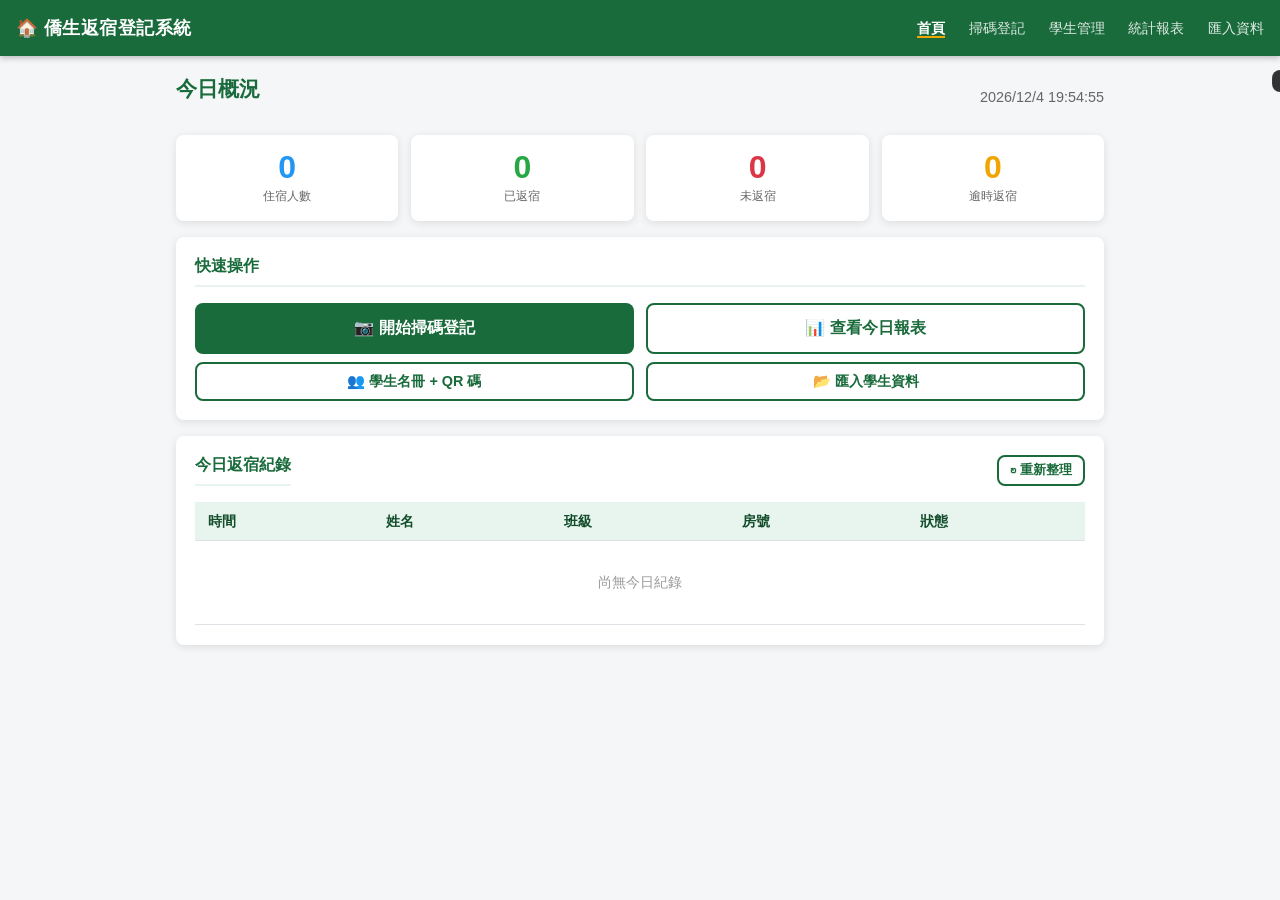
<file: index.html>
<!DOCTYPE html>
<html lang="zh-TW">
<head>
<meta charset="UTF-8">
<meta name="viewport" content="width=device-width, initial-scale=1.0">
<title>僑生返宿登記系統</title>
<link rel="stylesheet" href="css/style.css">
</head>
<body>

<header class="app-header">
  <h1>🏠 僑生返宿登記系統</h1>
  <nav class="header-nav">
    <a href="index.html" class="nav-link active" data-page="home">首頁</a>
    <a href="scan.html" class="nav-link" data-page="scan">掃碼登記</a>
    <a href="students.html" class="nav-link" data-page="students">學生管理</a>
    <a href="report.html" class="nav-link" data-page="report">統計報表</a>
    <a href="import.html" class="nav-link" data-page="import">匯入資料</a>
  </nav>
</header>

<nav class="bottom-nav">
  <a href="index.html" class="nav-link active" data-page="home"><span class="icon">🏠</span>首頁</a>
  <a href="scan.html" class="nav-link" data-page="scan"><span class="icon">📷</span>掃碼</a>
  <a href="students.html" class="nav-link" data-page="students"><span class="icon">👥</span>學生</a>
  <a href="report.html" class="nav-link" data-page="report"><span class="icon">📊</span>報表</a>
  <a href="import.html" class="nav-link" data-page="import"><span class="icon">📂</span>匯入</a>
</nav>

<div id="toast"></div>

<div class="container">
  <!-- 日期時間 -->
  <div class="flex-between mb-2">
    <div class="page-title">今日概況</div>
    <div id="clock" style="font-size:.9rem;color:#666;"></div>
  </div>

  <!-- 統計卡片 -->
  <div class="stats-grid">
    <div class="stat-card blue">
      <div class="stat-num" id="stat-total">-</div>
      <div class="stat-label">住宿人數</div>
    </div>
    <div class="stat-card green">
      <div class="stat-num" id="stat-checkin">-</div>
      <div class="stat-label">已返宿</div>
    </div>
    <div class="stat-card red">
      <div class="stat-num" id="stat-missing">-</div>
      <div class="stat-label">未返宿</div>
    </div>
    <div class="stat-card orange">
      <div class="stat-num" id="stat-late">-</div>
      <div class="stat-label">逾時返宿</div>
    </div>
  </div>

  <!-- 快捷按鈕 -->
  <div class="card">
    <div class="card-title">快速操作</div>
    <div class="grid-2">
      <a href="scan.html" class="btn btn-primary btn-lg btn-block">📷 開始掃碼登記</a>
      <a href="report.html" class="btn btn-outline btn-lg btn-block">📊 查看今日報表</a>
    </div>
    <div class="grid-2 mt-1">
      <a href="students.html" class="btn btn-outline btn-block">👥 學生名冊 + QR 碼</a>
      <a href="import.html" class="btn btn-outline btn-block">📂 匯入學生資料</a>
    </div>
  </div>

  <!-- 今日返宿紀錄 -->
  <div class="card">
    <div class="flex-between">
      <div class="card-title" style="margin-bottom:0">今日返宿紀錄</div>
      <button class="btn btn-sm btn-outline no-print" onclick="location.reload()">↻ 重新整理</button>
    </div>
    <div class="table-wrap mt-2">
      <table>
        <thead>
          <tr><th>時間</th><th>姓名</th><th>班級</th><th>房號</th><th>狀態</th></tr>
        </thead>
        <tbody id="today-records">
          <tr><td colspan="5" class="text-center" style="padding:2rem;color:#999">尚無今日紀錄</td></tr>
        </tbody>
      </table>
    </div>
  </div>

  <!-- 未返宿名單 -->
  <div class="card" id="missing-section" style="display:none">
    <div class="card-title">⚠ 未返宿名單</div>
    <div class="table-wrap">
      <table>
        <thead>
          <tr><th>姓名</th><th>英文名</th><th>班級</th><th>房號</th><th>國籍</th></tr>
        </thead>
        <tbody id="missing-list"></tbody>
      </table>
    </div>
    <div class="text-right mt-1 no-print">
      <button class="btn btn-sm btn-outline" onclick="exportMissing()">匯出 CSV</button>
    </div>
  </div>
</div>

<script src="js/db.js"></script>
<script src="js/app.js"></script>
<script>
let missingStudents = [];

function updateClock() {
  const d = new Date();
  document.getElementById('clock').textContent =
    `${d.getFullYear()}/${d.getMonth()+1}/${d.getDate()} ` +
    `${d.getHours().toString().padStart(2,'0')}:${d.getMinutes().toString().padStart(2,'0')}:${d.getSeconds().toString().padStart(2,'0')}`;
}
setInterval(updateClock, 1000);
updateClock();

function loadDashboard() {
  const stats = DB.records.getTodayStats();
  document.getElementById('stat-total').textContent = stats.total;
  document.getElementById('stat-checkin').textContent = stats.checkedIn;
  document.getElementById('stat-missing').textContent = stats.notIn.length;
  document.getElementById('stat-late').textContent = stats.late;

  // Today records
  const tbody = document.getElementById('today-records');
  if (stats.records.length === 0) {
    tbody.innerHTML = '<tr><td colspan="5" class="text-center" style="padding:2rem;color:#999">尚無今日紀錄</td></tr>';
  } else {
    tbody.innerHTML = stats.records.slice(0, 30).map(r => `
      <tr>
        <td>${r.time}</td>
        <td>${r.name || ''}${r.name ? '' : r.engName}</td>
        <td>${r.className}</td>
        <td>${r.building || ''}${r.roomNo || ''}-${r.bedNo || ''}</td>
        <td>${resultBadge(r.result)}</td>
      </tr>`).join('');
  }

  // Missing
  missingStudents = stats.notIn;
  const section = document.getElementById('missing-section');
  if (missingStudents.length > 0) {
    section.style.display = '';
    document.getElementById('missing-list').innerHTML = missingStudents.map(s => `
      <tr>
        <td>${s.name || '-'}</td>
        <td style="font-size:.82rem">${s.engName}</td>
        <td>${s.className}</td>
        <td>${s.building || ''}${s.roomNo || ''}-${s.bedNo || ''}</td>
        <td>${nationalityFlag(s.nationality)} ${s.nationality}</td>
      </tr>`).join('');
  } else {
    section.style.display = 'none';
  }
}

function exportMissing() {
  const headers = ['學號','姓名','英文名','班級','棟','房號','床號','國籍'];
  const rows = missingStudents.map(s => [s.id, s.name||'', s.engName, s.className, s.building||'', s.roomNo||'', s.bedNo||'', s.nationality]);
  const csv = [headers, ...rows].map(r => r.map(c => `"${c}"`).join(',')).join('\n');
  downloadFile(csv, `未返宿名單_${DB.today()}.csv`, 'text/csv');
}

loadDashboard();

// Auto refresh every 30s
setInterval(loadDashboard, 30000);
</script>
</body>
</html>
</file>
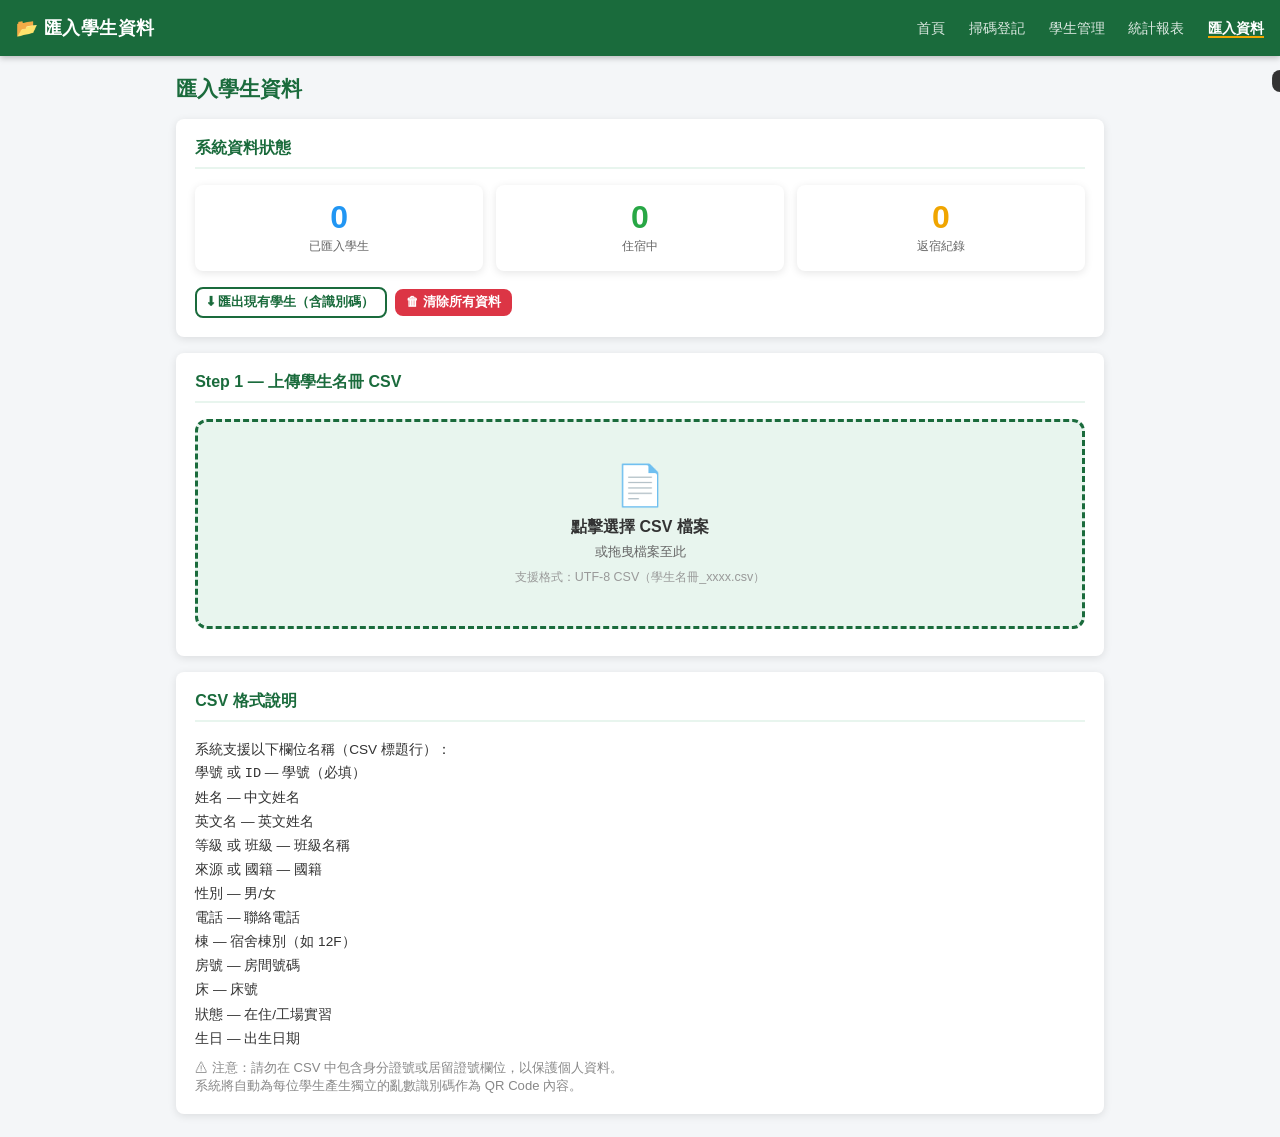
<file: import.html>
<!DOCTYPE html>
<html lang="zh-TW">
<head>
<meta charset="UTF-8">
<meta name="viewport" content="width=device-width, initial-scale=1.0">
<title>匯入學生資料 - 僑生返宿系統</title>
<link rel="stylesheet" href="css/style.css">
<style>
.drop-zone {
  border: 3px dashed var(--primary);
  border-radius: 12px;
  padding: 2.5rem 1rem;
  text-align: center;
  cursor: pointer;
  transition: .2s;
  background: var(--primary-light);
}
.drop-zone:hover, .drop-zone.dragover { background: #c8e6d6; }
.drop-zone .drop-icon { font-size: 2.5rem; margin-bottom: .5rem; }
.preview-table { font-size: .78rem; }
.field-map { display: grid; grid-template-columns: 1fr 1fr; gap: .5rem; }
.mapping-row { display: flex; align-items: center; gap: .5rem; margin-bottom: .4rem; }
.mapping-row label { flex: 0 0 90px; font-size: .85rem; font-weight: 600; }
.mapping-row select { flex: 1; }
</style>
</head>
<body>

<header class="app-header">
  <h1>📂 匯入學生資料</h1>
  <nav class="header-nav">
    <a href="index.html" class="nav-link" data-page="home">首頁</a>
    <a href="scan.html" class="nav-link" data-page="scan">掃碼登記</a>
    <a href="students.html" class="nav-link" data-page="students">學生管理</a>
    <a href="report.html" class="nav-link" data-page="report">統計報表</a>
    <a href="import.html" class="nav-link active" data-page="import">匯入資料</a>
  </nav>
</header>

<nav class="bottom-nav">
  <a href="index.html" class="nav-link" data-page="home"><span class="icon">🏠</span>首頁</a>
  <a href="scan.html" class="nav-link" data-page="scan"><span class="icon">📷</span>掃碼</a>
  <a href="students.html" class="nav-link" data-page="students"><span class="icon">👥</span>學生</a>
  <a href="report.html" class="nav-link" data-page="report"><span class="icon">📊</span>報表</a>
  <a href="import.html" class="nav-link active" data-page="import"><span class="icon">📂</span>匯入</a>
</nav>

<div id="toast"></div>

<div class="container">
  <div class="page-title">匯入學生資料</div>

  <!-- 現有資料狀態 -->
  <div class="card">
    <div class="card-title">系統資料狀態</div>
    <div class="stats-grid" style="grid-template-columns: repeat(3, 1fr)">
      <div class="stat-card blue"><div class="stat-num" id="db-total">-</div><div class="stat-label">已匯入學生</div></div>
      <div class="stat-card green"><div class="stat-num" id="db-resident">-</div><div class="stat-label">住宿中</div></div>
      <div class="stat-card orange"><div class="stat-num" id="db-records">-</div><div class="stat-label">返宿紀錄</div></div>
    </div>
    <div class="flex mt-1" style="gap:.5rem;flex-wrap:wrap">
      <button class="btn btn-outline btn-sm" onclick="exportCurrentStudents()">⬇ 匯出現有學生（含識別碼）</button>
      <button class="btn btn-danger btn-sm" onclick="clearAllData()">🗑 清除所有資料</button>
    </div>
  </div>

  <!-- 上傳 CSV -->
  <div class="card">
    <div class="card-title">Step 1 — 上傳學生名冊 CSV</div>
    <div class="drop-zone" id="drop-zone" onclick="document.getElementById('csv-file').click()">
      <div class="drop-icon">📄</div>
      <div style="font-weight:600">點擊選擇 CSV 檔案</div>
      <div style="font-size:.82rem;color:#666;margin-top:.3rem">或拖曳檔案至此</div>
      <div style="font-size:.78rem;color:#999;margin-top:.5rem">支援格式：UTF-8 CSV（學生名冊_xxxx.csv）</div>
    </div>
    <input type="file" id="csv-file" accept=".csv" style="display:none" onchange="handleFile(event)">
    <div id="file-info" style="margin-top:.5rem;font-size:.85rem;color:#666"></div>
  </div>

  <!-- 欄位對應設定 -->
  <div class="card hidden" id="mapping-card">
    <div class="card-title">Step 2 — 欄位對應設定</div>
    <p style="font-size:.82rem;color:#666;margin-bottom:.8rem">
      請確認 CSV 欄位與系統欄位的對應關係（已自動偵測）
    </p>
    <div id="field-mapping"></div>
  </div>

  <!-- 預覽 -->
  <div class="card hidden" id="preview-card">
    <div class="card-title">Step 3 — 資料預覽（前 5 筆）</div>
    <div class="table-wrap">
      <table class="preview-table">
        <thead id="preview-head"></thead>
        <tbody id="preview-body"></tbody>
      </table>
    </div>
    <p id="preview-count" style="font-size:.82rem;color:#666;margin-top:.5rem"></p>
  </div>

  <!-- 匯入選項 -->
  <div class="card hidden" id="import-options-card">
    <div class="card-title">Step 4 — 匯入選項</div>
    <div class="form-group">
      <label class="form-label">
        <input type="radio" name="import-mode" value="add" checked>
        新增（略過已存在的學號）
      </label>
    </div>
    <div class="form-group">
      <label class="form-label">
        <input type="radio" name="import-mode" value="replace">
        取代所有現有資料（原有識別碼將遺失）
      </label>
    </div>
    <div class="form-group">
      <label class="form-label">
        <input type="checkbox" id="chk-gen-token" checked>
        為每位學生產生新的亂數識別碼 (OIS-XXXXXXXX)
      </label>
    </div>
    <button class="btn btn-primary btn-lg btn-block" onclick="doImport()">🚀 確認匯入</button>
  </div>

  <!-- 匯入結果 -->
  <div class="card hidden" id="result-card">
    <div class="card-title">匯入結果</div>
    <div id="import-result"></div>
    <div class="flex mt-2" style="gap:.5rem">
      <a href="students.html" class="btn btn-primary">前往學生名冊</a>
      <button class="btn btn-outline" onclick="printAllQRAfterImport()">🖨 列印所有 QR 卡</button>
    </div>
  </div>

  <!-- 欄位說明 -->
  <div class="card">
    <div class="card-title">CSV 格式說明</div>
    <p style="font-size:.85rem;line-height:1.7">
      系統支援以下欄位名稱（CSV 標題行）：<br>
      <code>學號</code> 或 <code>ID</code> — 學號（必填）<br>
      <code>姓名</code> — 中文姓名<br>
      <code>英文名</code> — 英文姓名<br>
      <code>等級</code> 或 <code>班級</code> — 班級名稱<br>
      <code>來源</code> 或 <code>國籍</code> — 國籍<br>
      <code>性別</code> — 男/女<br>
      <code>電話</code> — 聯絡電話<br>
      <code>棟</code> — 宿舍棟別（如 12F）<br>
      <code>房號</code> — 房間號碼<br>
      <code>床</code> — 床號<br>
      <code>狀態</code> — 在住/工場實習<br>
      <code>生日</code> — 出生日期
    </p>
    <p style="font-size:.82rem;color:#888;margin-top:.5rem">
      ⚠ 注意：請勿在 CSV 中包含身分證號或居留證號欄位，以保護個人資料。<br>
      系統將自動為每位學生產生獨立的亂數識別碼作為 QR Code 內容。
    </p>
  </div>
</div>

<script src="js/db.js"></script>
<script src="js/app.js"></script>
<script>
// 欄位對應定義
const FIELD_MAP_DEF = [
  { key: 'id',          label: '學號*',  candidates: ['學號','ID','id','student_id'] },
  { key: 'name',        label: '中文姓名', candidates: ['姓名','name'] },
  { key: 'engName',     label: '英文姓名', candidates: ['英文名','english_name','engName'] },
  { key: 'className',   label: '班級',    candidates: ['等級','班級','class','className'] },
  { key: 'nationality', label: '國籍',    candidates: ['來源','國籍','nationality'] },
  { key: 'gender',      label: '性別',    candidates: ['性別','gender'] },
  { key: 'phone',       label: '電話',    candidates: ['電話','phone'] },
  { key: 'building',    label: '棟別',    candidates: ['棟','building'] },
  { key: 'roomNo',      label: '房號',    candidates: ['房號','room','roomNo'] },
  { key: 'bedNo',       label: '床號',    candidates: ['床','床號','bed','bedNo'] },
  { key: 'status',      label: '狀態',    candidates: ['狀態','status'] },
  { key: 'birthday',    label: '生日',    candidates: ['生日','birthday','生日'] },
];

let csvHeaders = [];
let csvRows = [];
let fieldMapping = {};

function updateDbStats() {
  document.getElementById('db-total').textContent = DB.students.count();
  document.getElementById('db-resident').textContent = DB.students.getResident().length;
  document.getElementById('db-records').textContent = DB.records.getAll().length;
}

function handleFile(event) {
  const file = event.target.files[0];
  if (!file) return;
  document.getElementById('file-info').textContent = `已選擇：${file.name} (${(file.size/1024).toFixed(1)} KB)`;

  const reader = new FileReader();
  reader.onload = e => {
    try {
      parseAndPreview(e.target.result);
    } catch(err) {
      showToast('讀取失敗：' + err.message, 'error');
    }
  };
  reader.readAsText(file, 'UTF-8');
}

function parseAndPreview(text) {
  const rows = parseCSV(text);
  if (!rows.length) { showToast('CSV 無資料或格式錯誤', 'error'); return; }

  csvHeaders = Object.keys(rows[0]);
  csvRows = rows;

  // Auto-detect field mapping
  fieldMapping = {};
  FIELD_MAP_DEF.forEach(def => {
    const found = def.candidates.find(c => csvHeaders.includes(c));
    fieldMapping[def.key] = found || '';
  });

  // Render mapping UI
  const headerOptions = ['（忽略此欄）', ...csvHeaders].map(h =>
    `<option value="${h === '（忽略此欄）' ? '' : h}">${h}</option>`).join('');

  document.getElementById('field-mapping').innerHTML = FIELD_MAP_DEF.map(def => `
    <div class="mapping-row">
      <label>${def.label}</label>
      <select data-key="${def.key}" onchange="fieldMapping[this.dataset.key]=this.value">
        ${headerOptions}
      </select>
    </div>`).join('');

  // Set auto-detected values
  document.querySelectorAll('[data-key]').forEach(sel => {
    sel.value = fieldMapping[sel.dataset.key] || '';
  });

  // Preview
  const previewRows = rows.slice(0, 5);
  document.getElementById('preview-head').innerHTML =
    '<tr>' + csvHeaders.map(h => `<th>${h}</th>`).join('') + '</tr>';
  document.getElementById('preview-body').innerHTML = previewRows.map(r =>
    '<tr>' + csvHeaders.map(h => `<td>${r[h] || ''}</td>`).join('') + '</tr>'
  ).join('');
  document.getElementById('preview-count').textContent = `共 ${rows.length} 筆資料`;

  document.getElementById('mapping-card').classList.remove('hidden');
  document.getElementById('preview-card').classList.remove('hidden');
  document.getElementById('import-options-card').classList.remove('hidden');
}

function doImport() {
  if (!csvRows.length) { showToast('請先上傳 CSV', 'warning'); return; }
  if (!fieldMapping.id) { showToast('必須設定「學號」欄位對應', 'warning'); return; }

  const mode = document.querySelector('input[name="import-mode"]:checked').value;

  const students = csvRows.map(row => {
    const s = {};
    FIELD_MAP_DEF.forEach(def => {
      const col = fieldMapping[def.key];
      if (col) s[def.key] = row[col] || '';
    });
    // Normalize status
    if (!s.status) s.status = '在住';
    if (!s.id) return null;
    return s;
  }).filter(Boolean);

  if (!students.length) { showToast('沒有有效資料可匯入', 'error'); return; }

  let result;
  if (mode === 'replace') {
    const count = DB.students.replaceAll(students);
    result = { added: count, skipped: 0 };
  } else {
    result = DB.students.importMany(students);
  }

  document.getElementById('result-card').classList.remove('hidden');
  document.getElementById('import-result').innerHTML = `
    <div style="font-size:1.1rem;margin-bottom:.5rem">
      ✅ 匯入完成！
    </div>
    <p>新增：<strong>${result.added}</strong> 位學生</p>
    ${result.skipped ? `<p>略過（已存在）：<strong>${result.skipped}</strong> 位</p>` : ''}
    <p>目前系統共有 <strong>${DB.students.count()}</strong> 位學生</p>
    <p style="margin-top:.5rem;font-size:.85rem;color:#666">
      每位學生已自動產生唯一識別碼 (OIS-XXXXXXXX)，可在學生名冊中查看並列印 QR Code 識別卡。
    </p>`;

  updateDbStats();
  showToast(`成功匯入 ${result.added} 位學生`, 'success');
}

function printAllQRAfterImport() {
  if (typeof printQRCards === 'function') printQRCards();
}

function exportCurrentStudents() {
  const students = DB.students.getAll();
  if (!students.length) { showToast('尚無學生資料', 'warning'); return; }
  const headers = ['學號','姓名','英文名','班級','國籍','性別','電話','棟','房號','床號','狀態','生日','識別碼'];
  const rows = students.map(s => [
    s.id, s.name||'', s.engName||'', s.className||'', s.nationality||'',
    s.gender||'', s.phone||'', s.building||'', s.roomNo||'', s.bedNo||'',
    s.status||'', s.birthday||'', s.token
  ]);
  const csv = [headers, ...rows].map(r => r.map(c=>`"${c}"`).join(',')).join('\n');
  downloadFile(csv, `學生名冊_含識別碼_${DB.today()}.csv`, 'text/csv');
  showToast('匯出完成（含識別碼）', 'success');
}

function clearAllData() {
  if (!confirm('⚠ 確定要清除所有學生資料和返宿紀錄？\n此操作無法復原！')) return;
  localStorage.removeItem(DB.KEYS.STUDENTS);
  localStorage.removeItem(DB.KEYS.RECORDS);
  updateDbStats();
  showToast('已清除所有資料', 'warning');
  location.reload();
}

// Drag & drop
const dropZone = document.getElementById('drop-zone');
dropZone.addEventListener('dragover', e => { e.preventDefault(); dropZone.classList.add('dragover'); });
dropZone.addEventListener('dragleave', () => dropZone.classList.remove('dragover'));
dropZone.addEventListener('drop', e => {
  e.preventDefault();
  dropZone.classList.remove('dragover');
  const file = e.dataTransfer.files[0];
  if (!file || !file.name.endsWith('.csv')) { showToast('請上傳 .csv 格式檔案', 'error'); return; }
  const input = document.getElementById('csv-file');
  const dt = new DataTransfer();
  dt.items.add(file);
  input.files = dt.files;
  const evt = new Event('change');
  input.dispatchEvent(evt);
});

updateDbStats();
</script>
</body>
</html>
</file>
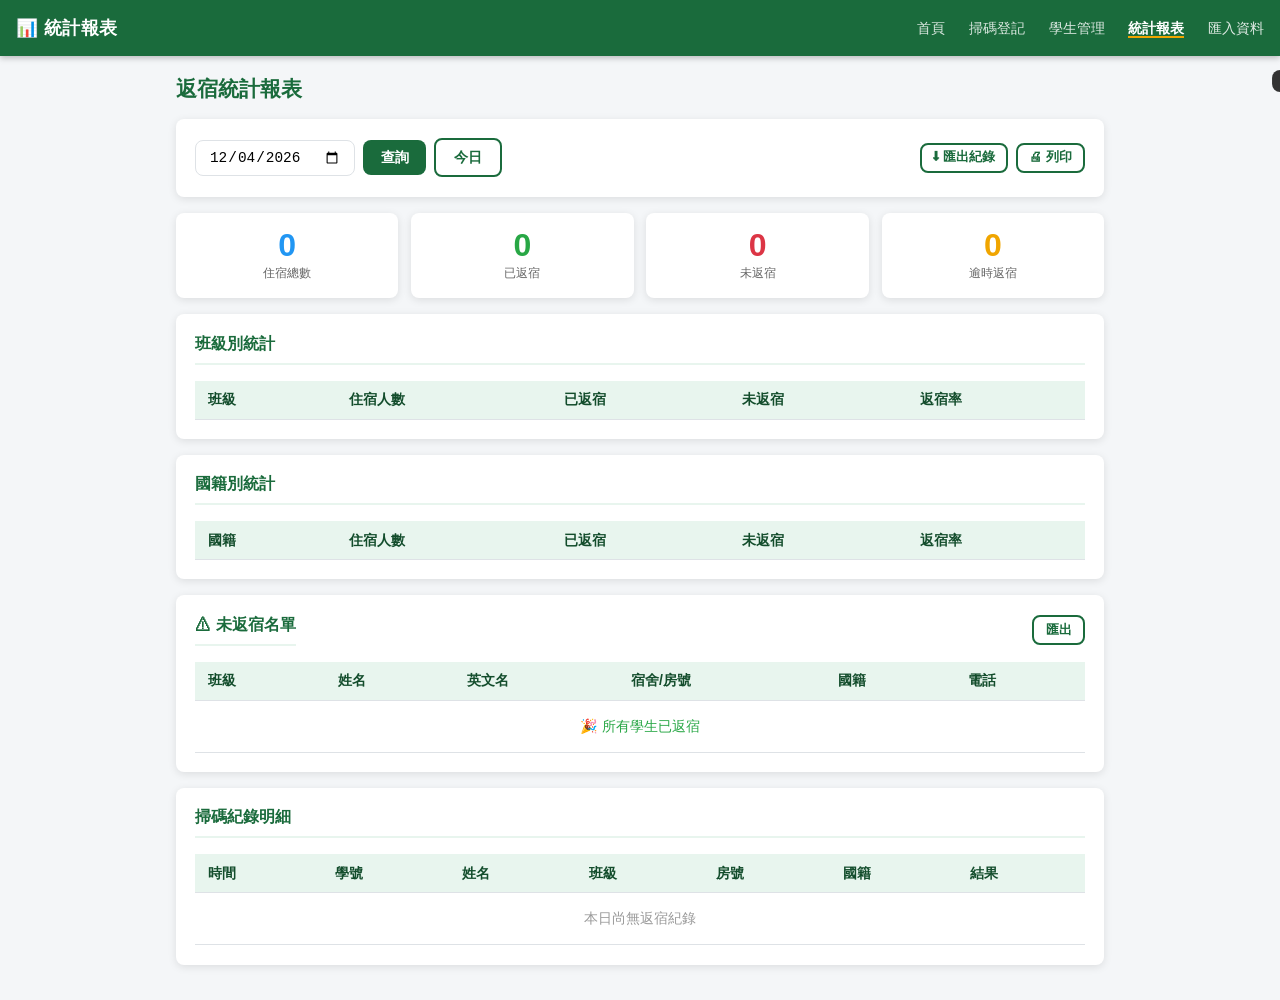
<file: report.html>
<!DOCTYPE html>
<html lang="zh-TW">
<head>
<meta charset="UTF-8">
<meta name="viewport" content="width=device-width, initial-scale=1.0">
<title>統計報表 - 僑生返宿系統</title>
<link rel="stylesheet" href="css/style.css">
</head>
<body>

<header class="app-header">
  <h1>📊 統計報表</h1>
  <nav class="header-nav">
    <a href="index.html" class="nav-link" data-page="home">首頁</a>
    <a href="scan.html" class="nav-link" data-page="scan">掃碼登記</a>
    <a href="students.html" class="nav-link" data-page="students">學生管理</a>
    <a href="report.html" class="nav-link active" data-page="report">統計報表</a>
    <a href="import.html" class="nav-link" data-page="import">匯入資料</a>
  </nav>
</header>

<nav class="bottom-nav">
  <a href="index.html" class="nav-link" data-page="home"><span class="icon">🏠</span>首頁</a>
  <a href="scan.html" class="nav-link" data-page="scan"><span class="icon">📷</span>掃碼</a>
  <a href="students.html" class="nav-link" data-page="students"><span class="icon">👥</span>學生</a>
  <a href="report.html" class="nav-link active" data-page="report"><span class="icon">📊</span>報表</a>
  <a href="import.html" class="nav-link" data-page="import"><span class="icon">📂</span>匯入</a>
</nav>

<div id="toast"></div>

<div class="container">
  <div class="page-title">返宿統計報表</div>

  <!-- 日期選擇 -->
  <div class="card">
    <div class="flex-between">
      <div class="flex" style="gap:.5rem;flex-wrap:wrap">
        <input type="date" id="report-date" class="form-control" style="width:160px">
        <button class="btn btn-primary" onclick="loadReport()">查詢</button>
        <button class="btn btn-outline" onclick="setToday()">今日</button>
      </div>
      <div class="flex no-print" style="gap:.5rem">
        <button class="btn btn-outline btn-sm" onclick="exportReport()">⬇ 匯出紀錄</button>
        <button class="btn btn-outline btn-sm" onclick="window.print()">🖨 列印</button>
      </div>
    </div>
  </div>

  <!-- 摘要統計 -->
  <div class="stats-grid">
    <div class="stat-card blue"><div class="stat-num" id="s-total">-</div><div class="stat-label">住宿總數</div></div>
    <div class="stat-card green"><div class="stat-num" id="s-in">-</div><div class="stat-label">已返宿</div></div>
    <div class="stat-card red"><div class="stat-num" id="s-out">-</div><div class="stat-label">未返宿</div></div>
    <div class="stat-card orange"><div class="stat-num" id="s-late">-</div><div class="stat-label">逾時返宿</div></div>
  </div>

  <!-- 班級統計 -->
  <div class="card">
    <div class="card-title">班級別統計</div>
    <div class="table-wrap">
      <table>
        <thead><tr><th>班級</th><th>住宿人數</th><th>已返宿</th><th>未返宿</th><th>返宿率</th></tr></thead>
        <tbody id="class-stats"></tbody>
      </table>
    </div>
  </div>

  <!-- 國籍統計 -->
  <div class="card">
    <div class="card-title">國籍別統計</div>
    <div class="table-wrap">
      <table>
        <thead><tr><th>國籍</th><th>住宿人數</th><th>已返宿</th><th>未返宿</th><th>返宿率</th></tr></thead>
        <tbody id="nat-stats"></tbody>
      </table>
    </div>
  </div>

  <!-- 未返宿名單 -->
  <div class="card" id="missing-card">
    <div class="flex-between">
      <div class="card-title" style="margin:0">⚠ 未返宿名單</div>
      <button class="btn btn-sm btn-outline no-print" onclick="exportMissing()">匯出</button>
    </div>
    <div class="table-wrap mt-2">
      <table>
        <thead><tr><th>班級</th><th>姓名</th><th>英文名</th><th>宿舍/房號</th><th>國籍</th><th>電話</th></tr></thead>
        <tbody id="missing-table"></tbody>
      </table>
    </div>
  </div>

  <!-- 所有掃碼紀錄 -->
  <div class="card">
    <div class="card-title">掃碼紀錄明細</div>
    <div class="table-wrap">
      <table>
        <thead>
          <tr><th>時間</th><th>學號</th><th>姓名</th><th>班級</th><th>房號</th><th>國籍</th><th>結果</th></tr>
        </thead>
        <tbody id="record-detail"></tbody>
      </table>
    </div>
  </div>
</div>

<script src="js/db.js"></script>
<script src="js/app.js"></script>
<script>
let currentStats = null;
let currentDate = '';

function setToday() {
  document.getElementById('report-date').value = DB.today();
  loadReport();
}

function loadReport() {
  const dateInput = document.getElementById('report-date').value;
  currentDate = dateInput || DB.today();

  const allStudents = DB.students.getResident();
  const recs = DB.records.getByDate(currentDate);
  const checkedIds = new Set(recs.filter(r => r.result !== 'invalid').map(r => r.studentId));

  const notIn = allStudents.filter(s => !checkedIds.has(s.id));
  const lateCount = recs.filter(r => r.result === 'late').length;

  currentStats = { allStudents, recs, checkedIds, notIn, lateCount };

  // Summary
  document.getElementById('s-total').textContent = allStudents.length;
  document.getElementById('s-in').textContent = checkedIds.size;
  document.getElementById('s-out').textContent = notIn.length;
  document.getElementById('s-late').textContent = lateCount;

  // Class stats
  const classes = [...new Set(allStudents.map(s => s.className))].sort();
  document.getElementById('class-stats').innerHTML = classes.map(cls => {
    const clsStudents = allStudents.filter(s => s.className === cls);
    const inCount = clsStudents.filter(s => checkedIds.has(s.id)).length;
    const outCount = clsStudents.length - inCount;
    const rate = clsStudents.length ? Math.round(inCount / clsStudents.length * 100) : 0;
    return `<tr>
      <td>${cls}</td>
      <td>${clsStudents.length}</td>
      <td style="color:#28a745;font-weight:600">${inCount}</td>
      <td style="color:#dc3545;font-weight:600">${outCount}</td>
      <td>
        <div style="display:flex;align-items:center;gap:.5rem">
          <div style="flex:1;height:8px;background:#eee;border-radius:4px;min-width:60px">
            <div style="width:${rate}%;height:100%;background:${rate>=80?'#28a745':rate>=50?'#ffc107':'#dc3545'};border-radius:4px"></div>
          </div>
          <span style="font-size:.85rem">${rate}%</span>
        </div>
      </td>
    </tr>`;
  }).join('');

  // Nationality stats
  const nats = [...new Set(allStudents.map(s => s.nationality))].sort();
  document.getElementById('nat-stats').innerHTML = nats.map(nat => {
    const natStudents = allStudents.filter(s => s.nationality === nat);
    const inCount = natStudents.filter(s => checkedIds.has(s.id)).length;
    const rate = natStudents.length ? Math.round(inCount / natStudents.length * 100) : 0;
    return `<tr>
      <td>${nationalityFlag(nat)} ${nat}</td>
      <td>${natStudents.length}</td>
      <td style="color:#28a745;font-weight:600">${inCount}</td>
      <td style="color:#dc3545;font-weight:600">${natStudents.length - inCount}</td>
      <td>${rate}%</td>
    </tr>`;
  }).join('');

  // Missing list
  document.getElementById('missing-table').innerHTML = notIn.length ? notIn.map(s => `
    <tr>
      <td>${s.className}</td>
      <td>${s.name || '-'}</td>
      <td style="font-size:.82rem">${s.engName}</td>
      <td>${s.building||''}${s.roomNo||''}-${s.bedNo||''}</td>
      <td>${nationalityFlag(s.nationality)} ${s.nationality}</td>
      <td style="font-size:.82rem">${s.phone || '-'}</td>
    </tr>`).join('') :
    '<tr><td colspan="6" class="text-center" style="color:#28a745;padding:1rem">🎉 所有學生已返宿</td></tr>';

  // Record detail
  document.getElementById('record-detail').innerHTML = recs.length ? recs.map(r => `
    <tr>
      <td>${r.time}</td>
      <td><code style="font-size:.78rem">${r.studentId}</code></td>
      <td>${r.name || '-'}</td>
      <td>${r.className}</td>
      <td>${r.building||''}${r.roomNo||''}-${r.bedNo||''}</td>
      <td>${r.nationality || '-'}</td>
      <td>${resultBadge(r.result)}</td>
    </tr>`).join('') :
    '<tr><td colspan="7" class="text-center" style="color:#999;padding:1rem">本日尚無返宿紀錄</td></tr>';
}

function exportReport() {
  const csv = DB.records.exportCSV(currentDate);
  downloadFile(csv, `返宿紀錄_${currentDate}.csv`, 'text/csv');
}

function exportMissing() {
  if (!currentStats) return;
  const headers = ['學號','姓名','英文名','班級','棟','房號','床號','國籍','電話'];
  const rows = currentStats.notIn.map(s => [
    s.id, s.name||'', s.engName, s.className, s.building||'', s.roomNo||'', s.bedNo||'', s.nationality, s.phone||''
  ]);
  const csv = [headers, ...rows].map(r => r.map(c=>`"${c}"`).join(',')).join('\n');
  downloadFile(csv, `未返宿名單_${currentDate}.csv`, 'text/csv');
}

setToday();
</script>
</body>
</html>
</file>
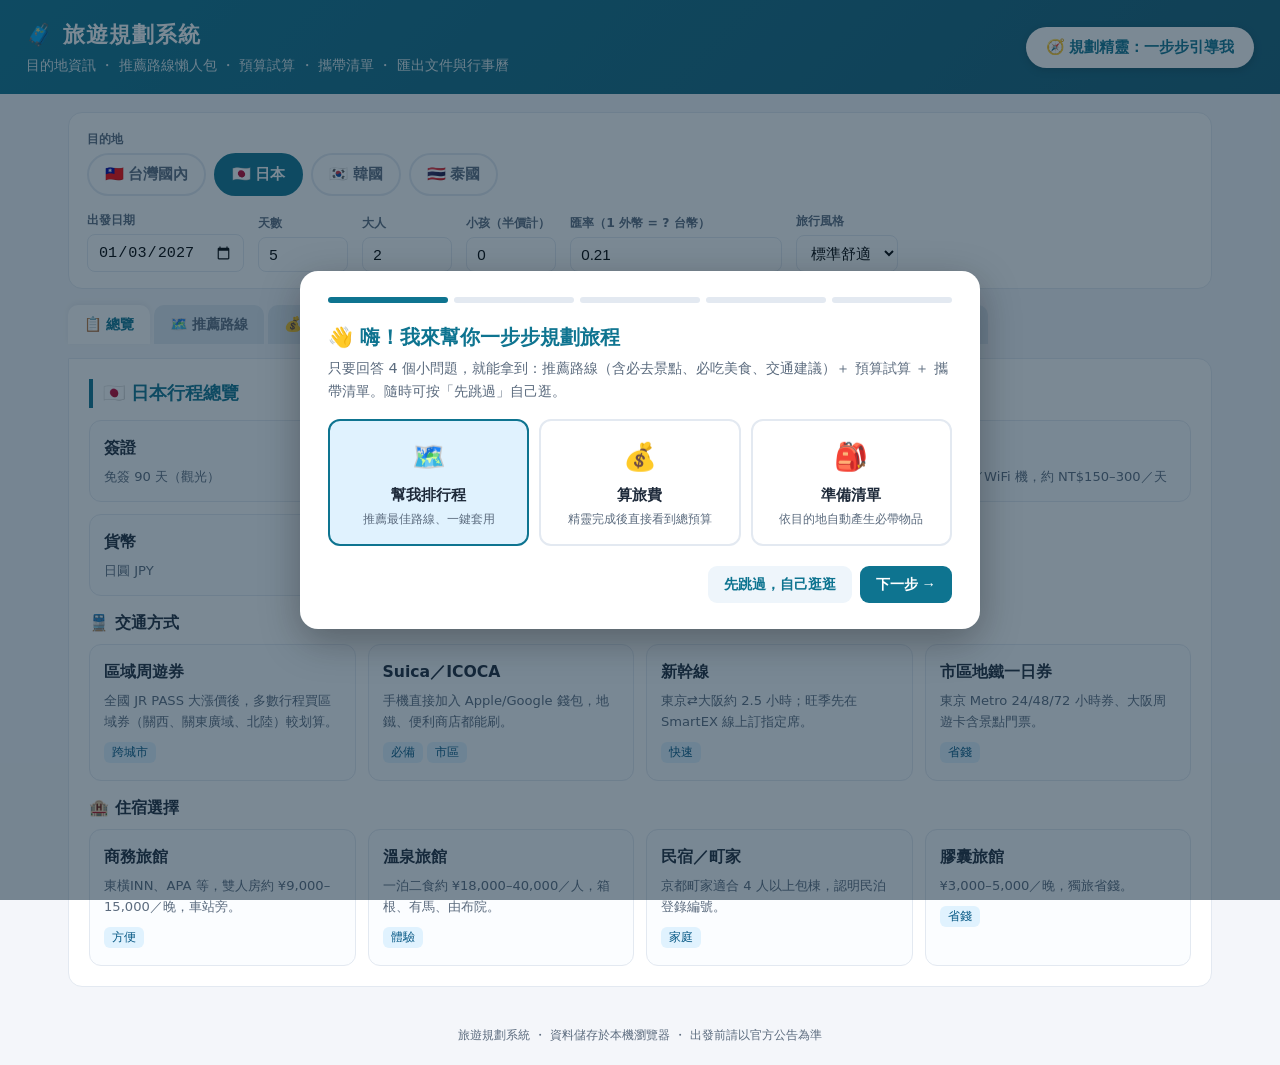
<file: 旅遊規劃系統.html>
<!DOCTYPE html>
<html lang="zh-Hant">
<head>
<meta charset="UTF-8">
<meta name="viewport" content="width=device-width, initial-scale=1.0">
<title>旅遊規劃系統 — 國內 / 日本 / 韓國 / 泰國</title>
<style>
  :root{
    --bg:#f4f6fa; --card:#ffffff; --ink:#1e2a3a; --sub:#5b6b7e; --line:#e3e9f1;
    --accent:#0e7490; --accent2:#0891b2; --warn:#b45309; --ok:#15803d; --bad:#b91c1c;
    --chip:#e0f2fe; --gold:#fef3c7; --radius:14px;
  }
  *{box-sizing:border-box; margin:0; padding:0;}
  body{font-family:"Microsoft JhengHei","Noto Sans TC",system-ui,sans-serif; background:var(--bg); color:var(--ink); line-height:1.6;}
  header{background:linear-gradient(135deg,#0e7490,#155e75); color:#fff; padding:18px 26px; display:flex; flex-wrap:wrap; gap:12px; align-items:center; justify-content:space-between;}
  header h1{font-size:1.35rem; letter-spacing:1px;}
  header p{opacity:.85; font-size:.85rem; margin-top:2px;}
  .wiz-open{background:#fff; color:var(--accent); border:none; border-radius:999px; padding:10px 20px; font-weight:800; font-size:.95rem; cursor:pointer; box-shadow:0 2px 8px rgba(0,0,0,.2);}
  .wrap{max-width:1180px; margin:0 auto; padding:18px;}
  .setup{display:flex; flex-wrap:wrap; gap:14px; background:var(--card); border:1px solid var(--line); border-radius:var(--radius); padding:16px 18px; margin-bottom:16px; align-items:flex-end;}
  .setup .field{display:flex; flex-direction:column; gap:4px;}
  .setup label{font-size:.78rem; color:var(--sub); font-weight:700;}
  .setup input,.setup select{padding:8px 10px; border:1px solid var(--line); border-radius:8px; font-size:.95rem; min-width:90px; background:#fff;}
  .dest-btns{display:flex; gap:8px; flex-wrap:wrap;}
  .dest-btn{padding:9px 16px; border-radius:999px; border:2px solid var(--line); background:#fff; cursor:pointer; font-size:.95rem; font-weight:700; color:var(--sub); transition:.15s;}
  .dest-btn.active{border-color:var(--accent); background:var(--accent); color:#fff;}
  nav.tabs{display:flex; gap:4px; flex-wrap:wrap; margin-bottom:14px;}
  .tab{padding:10px 16px; border:none; border-radius:10px 10px 0 0; background:#dde6ef; cursor:pointer; font-size:.9rem; font-weight:700; color:var(--sub);}
  .tab.active{background:var(--card); color:var(--accent); box-shadow:0 -2px 6px rgba(0,0,0,.05);}
  section.panel{display:none; background:var(--card); border:1px solid var(--line); border-radius:0 var(--radius) var(--radius) var(--radius); padding:20px;}
  section.panel.show{display:block;}
  h2{font-size:1.12rem; color:var(--accent); margin-bottom:12px; border-left:4px solid var(--accent); padding-left:10px;}
  h3{font-size:1rem; margin:14px 0 8px;}
  .grid{display:grid; grid-template-columns:repeat(auto-fit,minmax(260px,1fr)); gap:12px;}
  .card{border:1px solid var(--line); border-radius:12px; padding:14px; background:#fbfdff; position:relative;}
  .card h4{font-size:.98rem; margin-bottom:6px; padding-right:54px;}
  .card .meta{font-size:.82rem; color:var(--sub);}
  .tag{display:inline-block; background:var(--chip); color:#075985; border-radius:6px; padding:1px 8px; font-size:.75rem; margin-right:4px; margin-bottom:3px;}
  .badge-must{position:absolute; top:10px; right:10px; background:#dc2626; color:#fff; font-size:.72rem; font-weight:800; border-radius:6px; padding:2px 7px;}
  .badge-eat{background:#ea580c;}
  .go-chip{display:inline-block; background:#ecfdf5; color:#047857; border:1px dashed #34d399; border-radius:6px; padding:1px 7px; font-size:.74rem; margin-top:5px;}
  table{width:100%; border-collapse:collapse; font-size:.92rem;}
  th,td{border-bottom:1px solid var(--line); padding:8px 10px; text-align:left; vertical-align:middle;}
  th{background:#f0f5fa; font-size:.82rem; color:var(--sub);}
  td input[type=number]{width:110px; padding:6px 8px; border:1px solid var(--line); border-radius:6px; text-align:right;}
  .num{text-align:right; font-variant-numeric:tabular-nums;}
  .total-bar{margin-top:14px; background:#0e7490; color:#fff; border-radius:12px; padding:14px 18px; display:flex; flex-wrap:wrap; gap:18px; align-items:center; justify-content:space-between;}
  .total-bar .big{font-size:1.5rem; font-weight:800;}
  .total-bar small{opacity:.8; display:block;}
  .checklist{display:grid; grid-template-columns:repeat(auto-fit,minmax(250px,1fr)); gap:6px 18px;}
  .checklist label{display:flex; gap:8px; align-items:flex-start; padding:5px 8px; border-radius:8px; cursor:pointer; font-size:.93rem;}
  .checklist label:hover{background:#eef5fb;}
  .checklist input{margin-top:4px;}
  .checklist .done{text-decoration:line-through; color:#9aa8b8;}
  .must{color:var(--bad); font-weight:700; font-size:.75rem; border:1px solid var(--bad); border-radius:5px; padding:0 5px; margin-left:4px;}
  .progress{height:10px; background:#e3e9f1; border-radius:999px; overflow:hidden; margin:8px 0 14px;}
  .progress>div{height:100%; background:linear-gradient(90deg,#0e7490,#22c55e); width:0%; transition:.3s;}
  .btn{padding:9px 16px; border:none; border-radius:9px; background:var(--accent); color:#fff; cursor:pointer; font-size:.9rem; font-weight:700;}
  .btn.ghost{background:#eef5fb; color:var(--accent);}
  .btn.danger{background:#fde8e8; color:var(--bad);}
  .btn.small{padding:5px 10px; font-size:.8rem;}
  .btn.big{padding:14px 28px; font-size:1.05rem; border-radius:12px;}
  .btn-row{display:flex; gap:10px; flex-wrap:wrap; margin-top:14px; align-items:center;}
  .note-li{margin-left:1.2em; margin-bottom:6px; font-size:.93rem;}
  .alert{background:#fff7ed; border:1px solid #fdba74; border-radius:10px; padding:10px 14px; font-size:.88rem; margin-bottom:12px;}
  .savebar{position:fixed; right:16px; bottom:14px; background:#1e2a3a; color:#fff; padding:7px 14px; border-radius:999px; font-size:.78rem; opacity:0; transition:.3s; pointer-events:none; z-index:50;}
  .savebar.show{opacity:.92;}
  .links a{color:var(--accent); font-size:.88rem;}
  footer{text-align:center; color:var(--sub); font-size:.78rem; padding:20px;}
  /* ── 行程（逐日分組） ── */
  .day-block{border:1px solid var(--line); border-radius:12px; margin-bottom:14px; overflow:hidden;}
  .day-head{background:linear-gradient(90deg,#0e7490,#0891b2); color:#fff; padding:8px 14px; font-weight:800; display:flex; justify-content:space-between; align-items:center; font-size:.95rem;}
  .day-body{padding:10px 12px;}
  .itin-row{display:grid; grid-template-columns:78px 78px 1fr 150px 130px 48px; gap:8px; margin-bottom:8px; align-items:center;}
  .itin-row input{padding:7px 9px; border:1px solid var(--line); border-radius:8px; font-size:.9rem; width:100%;}
  .itin-empty{color:var(--sub); font-size:.85rem; padding:4px 2px;}
  /* ── 路線懶人包 ── */
  .route-card{border:2px solid var(--line); border-radius:14px; margin-bottom:16px; overflow:hidden; background:#fbfdff;}
  .route-head{padding:14px 16px; display:flex; flex-wrap:wrap; gap:10px; align-items:center; justify-content:space-between; background:linear-gradient(90deg,#f0f9ff,#e0f2fe);}
  .route-head h4{font-size:1.05rem; color:#075985;}
  .route-head .meta{font-size:.82rem; color:var(--sub); margin-top:2px;}
  .route-body{padding:6px 16px 14px;}
  details.rday{border-bottom:1px dashed var(--line); padding:6px 0;}
  details.rday summary{cursor:pointer; font-weight:800; font-size:.93rem; color:#155e75; padding:4px 0;}
  .ritem{display:flex; gap:8px; align-items:flex-start; padding:6px 0 6px 10px; border-left:3px solid #bae6fd; margin:6px 0 6px 6px; font-size:.9rem; flex-wrap:wrap;}
  .ritem .time{font-weight:800; color:var(--accent); min-width:96px;}
  .ritem .nm{font-weight:700;}
  .ritem .b-must{background:#dc2626; color:#fff; border-radius:5px; font-size:.7rem; padding:1px 6px; font-weight:800;}
  .ritem .b-eat{background:#ea580c; color:#fff; border-radius:5px; font-size:.7rem; padding:1px 6px; font-weight:800;}
  .ritem .desc{flex-basis:100%; color:var(--sub); font-size:.82rem; padding-left:56px;}
  /* ── 精靈 ── */
  .wiz-overlay{position:fixed; inset:0; background:rgba(15,40,60,.55); z-index:100; display:none; align-items:center; justify-content:center; padding:16px;}
  .wiz-overlay.show{display:flex;}
  .wiz{background:#fff; border-radius:18px; max-width:680px; width:100%; max-height:92vh; overflow-y:auto; padding:26px 28px; box-shadow:0 12px 40px rgba(0,0,0,.3);}
  .wiz-steps{display:flex; gap:6px; margin-bottom:18px;}
  .wiz-steps span{flex:1; height:6px; border-radius:999px; background:#e3e9f1;}
  .wiz-steps span.on{background:var(--accent);}
  .wiz h3{font-size:1.25rem; color:var(--accent); margin:0 0 4px;}
  .wiz .sub{color:var(--sub); font-size:.9rem; margin-bottom:16px;}
  .opt-grid{display:grid; grid-template-columns:repeat(auto-fit,minmax(140px,1fr)); gap:10px; margin-bottom:14px;}
  .opt{border:2px solid var(--line); border-radius:12px; padding:14px 12px; cursor:pointer; text-align:center; font-weight:700; font-size:.95rem; transition:.15s; background:#fff;}
  .opt .big-ico{font-size:1.7rem; display:block; margin-bottom:4px;}
  .opt small{display:block; color:var(--sub); font-weight:400; font-size:.76rem; margin-top:3px;}
  .opt.sel{border-color:var(--accent); background:#e0f2fe;}
  .wiz-nav{display:flex; justify-content:space-between; gap:10px; margin-top:20px;}
  .wiz .field-row{display:flex; gap:14px; flex-wrap:wrap; margin-bottom:12px;}
  .wiz .field-row .field{display:flex; flex-direction:column; gap:4px;}
  .wiz .field-row label{font-size:.8rem; color:var(--sub); font-weight:700;}
  .wiz .field-row input{padding:9px 11px; border:1px solid var(--line); border-radius:8px; font-size:1rem; width:130px;}
  .wiz-route{border:2px solid var(--line); border-radius:12px; padding:12px 14px; margin-bottom:10px; cursor:pointer;}
  .wiz-route.sel{border-color:var(--accent); background:#e0f2fe;}
  .wiz-route h5{font-size:.98rem; color:#075985;}
  .wiz-route .meta{font-size:.8rem; color:var(--sub);}
  .wiz-done{text-align:center; padding:10px 0;}
  .wiz-done .emoji{font-size:3rem;}
  .wiz-sum{background:#f0f9ff; border-radius:12px; padding:14px; margin:14px 0; text-align:left; font-size:.92rem;}
  @media print{
    header,nav.tabs,.setup .dest-btns,.btn,.btn-row,.savebar,.wiz-overlay,footer{display:none!important;}
    section.panel{display:block!important; border:none; page-break-inside:avoid; margin-bottom:18px;}
    body{background:#fff;} .setup{border:none;}
  }
  .badge-shop{background:#7c3aed;}
  @media(max-width:680px){.itin-row{grid-template-columns:66px 66px 1fr 44px;} .itin-row .hide-m{display:none;} .ritem .desc{padding-left:0;}}
</style>
</head>
<body>
<header>
  <div>
    <h1>🧳 旅遊規劃系統</h1>
    <p>目的地資訊 ・ 推薦路線懶人包 ・ 預算試算 ・ 攜帶清單 ・ 匯出文件與行事曆</p>
  </div>
  <button class="wiz-open" onclick="openWiz()">🧭 規劃精靈：一步步引導我</button>
</header>

<div class="wrap">
  <div class="setup">
    <div class="field" style="flex:1 1 100%;">
      <label>目的地</label>
      <div class="dest-btns" id="destBtns"></div>
    </div>
    <div class="field"><label>出發日期</label><input type="date" id="startDate"></div>
    <div class="field"><label>天數</label><input type="number" id="days" min="1" max="30" value="5"></div>
    <div class="field"><label>大人</label><input type="number" id="adults" min="1" max="20" value="2"></div>
    <div class="field"><label>小孩（半價計）</label><input type="number" id="kids" min="0" max="20" value="0"></div>
    <div class="field"><label>匯率（1 外幣 = ? 台幣）</label><input type="number" id="fxRate" step="0.001" min="0"></div>
    <div class="field"><label>旅行風格</label>
      <select id="style">
        <option value="0.8">省錢背包</option>
        <option value="1" selected>標準舒適</option>
        <option value="1.5">豪華享受</option>
      </select>
    </div>
  </div>

  <nav class="tabs" id="tabs">
    <button class="tab active" data-t="overview">📋 總覽</button>
    <button class="tab" data-t="routes">🗺️ 推薦路線</button>
    <button class="tab" data-t="budget">💰 預算試算</button>
    <button class="tab" data-t="itinerary">🗓️ 我的行程</button>
    <button class="tab" data-t="packing">🎒 攜帶物品</button>
    <button class="tab" data-t="spots">📍 景點美食購物</button>
    <button class="tab" data-t="notes">⚠️ 注意事項</button>
    <button class="tab" data-t="export">📤 匯出 / 同步</button>
  </nav>

  <section class="panel show" id="p-overview">
    <h2 id="ov-title">行程總覽</h2>
    <div class="grid" id="ov-cards"></div>
    <h3>🚆 交通方式</h3><div class="grid" id="ov-transport"></div>
    <h3>🏨 住宿選擇</h3><div class="grid" id="ov-stay"></div>
  </section>

  <section class="panel" id="p-routes">
    <h2 id="routesTitle">最佳旅遊路線懶人包</h2>
    <div class="alert">💡 每條路線已排好<b>逐日順路行程</b>，含 ★必去景點、🍜必吃美食、點對點交通建議。按「⚡ 套用」即自動排入「我的行程」，再依喜好微調即可。</div>
    <div id="routeCards"></div>
  </section>

  <section class="panel" id="p-budget">
    <h2>預算試算（單價可直接修改、即時重算）</h2>
    <div class="alert">💡 金額為<b>台幣</b>估算值。「每人每日」項目會乘以天數與人數；小孩以半價計。修改任何欄位都會即時更新並自動儲存。</div>
    <table id="budgetTable">
      <thead><tr><th>項目</th><th>計算方式</th><th class="num">單價（TWD）</th><th class="num">小計（TWD）</th><th class="num">外幣參考</th></tr></thead>
      <tbody></tbody>
    </table>
    <div class="total-bar">
      <div><small>總預算（含 10% 預備金）</small><span class="big" id="grandTotal">—</span></div>
      <div><small>每人平均</small><span class="big" id="perPerson">—</span></div>
      <div><small>外幣參考</small><span class="big" id="fxTotal">—</span></div>
    </div>
  </section>

  <section class="panel" id="p-itinerary">
    <h2>我的逐日行程</h2>
    <div class="alert">從「🗺️ 推薦路線」一鍵套用最快；也可在「📍 景點美食」按＋加入，或在各天手動新增。綠色虛線框是<b>交通建議</b>，可直接修改。</div>
    <div id="itinList"></div>
    <div class="btn-row">
      <button class="btn ghost" onclick="clearItin()">清空本目的地行程</button>
    </div>
  </section>

  <section class="panel" id="p-packing">
    <h2>攜帶物品檢查清單</h2>
    <div class="progress"><div id="packProg"></div></div>
    <p style="font-size:.85rem;color:var(--sub);margin-bottom:10px;" id="packStat"></p>
    <h3>🔴 必帶物品（出發前務必確認）</h3>
    <div class="checklist" id="packMust"></div>
    <h3>🟡 建議攜帶</h3>
    <div class="checklist" id="packNice"></div>
    <h3>➕ 自訂物品</h3>
    <div class="checklist" id="packCustom"></div>
    <div class="btn-row">
      <input id="customItem" placeholder="輸入自訂物品…" style="padding:8px 12px;border:1px solid var(--line);border-radius:8px;min-width:220px;">
      <button class="btn" onclick="addCustomItem()">加入</button>
      <button class="btn ghost" onclick="resetChecks()">全部重設</button>
    </div>
  </section>

  <section class="panel" id="p-spots">
    <h2 id="spotsTitle">可玩景點（★＝必去）</h2>
    <div class="grid" id="spotCards"></div>
    <h2 style="margin-top:20px;">美食推薦（🍜＝必吃）</h2>
    <div class="grid" id="foodCards"></div>
    <h2 style="margin-top:20px;">購物商圈（🛍️＝必逛）</h2>
    <div class="grid" id="shopCards"></div>
  </section>

  <section class="panel" id="p-notes">
    <h2 id="notesTitle">注意事項</h2>
    <ul id="noteList"></ul>
    <h3>🔗 即時資訊查詢（出發前必看）</h3>
    <ul class="links" id="liveLinks"></ul>
  </section>

  <section class="panel" id="p-export">
    <h2>匯出文件 / 同步行事曆</h2>
    <div class="grid">
      <div class="card"><h4>🖨️ 列印 / 另存 PDF</h4><p class="meta">將總覽、預算、行程、清單一次輸出成 PDF（瀏覽器列印 → 另存為 PDF）。</p><div class="btn-row"><button class="btn" onclick="window.print()">列印 / 存 PDF</button></div></div>
      <div class="card"><h4>📅 行事曆 .ics</h4><p class="meta">下載後雙擊匯入 Google / Apple / Outlook 行事曆，每日行程自動建立事件（含交通建議）。</p><div class="btn-row"><button class="btn" onclick="exportICS()">下載 .ics</button></div></div>
      <div class="card"><h4>📊 試算表 CSV</h4><p class="meta">含預算明細、行程、清單，可用 Excel / Google 試算表開啟。</p><div class="btn-row"><button class="btn" onclick="exportCSV()">下載 CSV</button></div></div>
      <div class="card"><h4>📋 複製行程文字（LINE 分享）</h4><p class="meta">把逐日行程＋預算摘要變成漂亮的文字訊息，直接貼到 LINE 群組給親朋好友。</p><div class="btn-row"><button class="btn" onclick="copyShareText()">複製行程文字</button></div></div>
      <div class="card"><h4>💾 備份 / 還原</h4><p class="meta">JSON 完整備份，可換電腦或分享給同行旅伴匯入。</p><div class="btn-row"><button class="btn ghost" onclick="exportJSON()">備份</button><button class="btn ghost" onclick="document.getElementById('importFile').click()">還原</button><input type="file" id="importFile" accept=".json" style="display:none" onchange="importJSON(this)"></div></div>
    </div>
    <h3>👨‍👩‍👧 怎麼分享給親朋好友？</h3>
    <ul>
      <li class="note-li"><b>傳整個系統</b>：把「旅遊規劃系統.html」這個檔案用 LINE／Email 傳給對方，對方存到手機或電腦後用瀏覽器打開即可使用（免安裝、離線可用）。</li>
      <li class="note-li"><b>傳你的行程</b>：①「複製行程文字」貼到 LINE 群組最快；②「備份」匯出 JSON 給旅伴，對方按「還原」就能看到一模一樣的行程和清單。</li>
      <li class="note-li"><b>同步到大家的行事曆</b>：下載 .ics 丟到群組，每個人匯入自己的 Google／Apple 行事曆；或由一人匯入 Google 日曆後用「與特定使用者共用」邀請全家。</li>
      <li class="note-li"><b>列印給長輩</b>：「列印／存 PDF」輸出紙本，總覽＋行程＋清單一目了然。</li>
    </ul>
  </section>
</div>

<!-- ════════ 規劃精靈 ════════ -->
<div class="wiz-overlay" id="wizOverlay">
  <div class="wiz">
    <div class="wiz-steps" id="wizSteps"></div>
    <div id="wizBody"></div>
    <div class="wiz-nav">
      <button class="btn ghost" id="wizBack" onclick="wizGo(-1)">← 上一步</button>
      <div style="display:flex;gap:8px;">
        <button class="btn ghost" onclick="closeWiz()">先跳過，自己逛逛</button>
        <button class="btn" id="wizNext" onclick="wizGo(1)">下一步 →</button>
      </div>
    </div>
  </div>
</div>

<div class="savebar" id="savebar">✓ 已自動儲存</div>
<footer>旅遊規劃系統 ・ 資料儲存於本機瀏覽器 ・ 出發前請以官方公告為準</footer>

<script>
/* ════════════════ 目的地資料庫 ════════════════ */
const DB = {
/* ──────── 台灣 ──────── */
tw:{name:"台灣國內", flag:"🇹🇼", cur:"TWD", rate:1, dom:true,
 cost:{flight:0, lodging:1600, food:600, transport:600, ticket:300, ins:60},
 facts:[["簽證","不需要"],["時差","無"],["電壓插座","110V／同台灣"],["網路","手機原門號"],["貨幣","新台幣 TWD"],["緊急電話","110 / 119"]],
 transport:[
  {n:"高鐵",d:"北高最快 94 分鐘；早鳥 65 折，乘車日前 29 天開賣。",t:["西部","快速"]},
  {n:"台鐵",d:"環島皆達，東部主力；新自強號 3000 需訂票。",t:["環島","平價"]},
  {n:"租車／自駕",d:"中南部與花東景點分散，自駕最彈性；連假提早兩週訂。",t:["彈性","家庭"]},
  {n:"台灣好行＋YouBike",d:"景點接駁公車＋市區單車，搭配悠遊卡最省。",t:["省錢"]}],
 stay:[
  {n:"商務／連鎖飯店",d:"雙人房約 NT$2,500–4,500／晚，車站周邊方便。",t:["方便"]},
  {n:"特色民宿",d:"花東、清境、九份體驗佳，約 NT$2,000–4,000／晚。",t:["體驗"]},
  {n:"溫泉旅館",d:"礁溪、北投、谷關，一泊二食約 NT$5,000 起。",t:["放鬆"]},
  {n:"青年旅館",d:"床位 NT$500–900／晚，獨旅省錢首選。",t:["省錢"]}],
 spots:[
  {n:"九份老街・阿妹茶樓",a:"新北",d:"山城紅燈籠黃昏點燈最美，宮崎駿氛圍。",must:1,go:"台北搭 965 快速公車約 70 分"},
  {n:"十分放天燈・瀑布",a:"新北",d:"平溪線鐵道旁放天燈，台版尼加拉瀑布。",must:1,go:"瑞芳轉平溪線小火車"},
  {n:"日月潭",a:"南投",d:"遊湖＋纜車＋向山自行車道，二日遊經典。",must:1,go:"台中干城搭南投客運直達"},
  {n:"阿里山日出",a:"嘉義",d:"祝山線看日出雲海＋神木群棧道。",must:1,go:"嘉義站搭阿里山林鐵或台灣好行"},
  {n:"清境農場",a:"南投",d:"青青草原餵羊、高空步道，避暑勝地。",must:0,go:"台中搭南投客運轉埔里線"},
  {n:"太魯閣・砂卡礑",a:"花蓮",d:"峽谷步道；部分整修中，出發前查開放狀態。",must:1,go:"花蓮站搭台灣好行 310"},
  {n:"伯朗大道・池上",a:"台東",d:"金城武樹、金黃稻浪，租電動車最 chill。",must:1,go:"台鐵池上站租電動自行車"},
  {n:"墾丁・鵝鑾鼻",a:"屏東",d:"水上活動＋龍磐草原星空。",must:0,go:"高鐵左營搭墾丁快線 2 小時"},
  {n:"安平古堡・樹屋",a:"台南",d:"百年榕樹包圍老洋行，台灣第一座城堡。",must:1,go:"台南站搭 2 路公車 25 分"},
  {n:"駁二藝術特區",a:"高雄",d:"倉庫群文創市集＋哈瑪星鐵道園區。",must:0,go:"輕軌駁二大義站下車即達"},
  {n:"野柳女王頭",a:"新北",d:"世界級海蝕地形，建議平日早上去。",must:0,go:"台北車站搭 1815 客運 80 分"},
  {n:"礁溪溫泉",a:"宜蘭",d:"平地溫泉泡湯＋湯圍溝公園免費泡腳。",must:0,go:"首都客運礁溪線 60 分"}],
 foods:[
  {n:"士林／寧夏夜市",a:"台北",d:"蚵仔煎、雞排、芋圓，夜市經典。",must:1},
  {n:"台南牛肉湯",a:"台南",d:"溫體牛現燙，清晨 5 點開賣，在地人早餐。",must:1},
  {n:"度小月擔仔麵・周氏蝦捲",a:"台南",d:"百年老店一條龍吃透透。",must:1},
  {n:"逢甲夜市",a:"台中",d:"創新小吃發源地：激旨燒鳥、大腸包小腸。",must:1},
  {n:"宮原眼科冰淇淋",a:"台中",d:"日治老建築改建，華麗書牆＋豪華聖代。",must:0},
  {n:"基隆廟口夜市",a:"基隆",d:"鼎邊銼、營養三明治、一口吃香腸。",must:0},
  {n:"東港黑鮪魚",a:"屏東",d:"4–6 月產季，華僑市場生魚片便宜大碗。",must:0},
  {n:"羅東夜市",a:"宜蘭",d:"當歸羊肉湯、龍鳳腿、包心粉圓。",must:0}],
 shops:[
  {n:"信義商圈",a:"台北",d:"101、新光三越、誠品一次逛齊，週末有市集。",buy:"台灣茶葉、鳳梨酥、文創小物",hours:"11:00–21:30",go:"捷運市政府站／台北101站",must:1},
  {n:"西門町",a:"台北",d:"年輕潮流聖地，街頭表演＋電影街。",buy:"潮牌、球鞋、動漫周邊",hours:"12:00–22:00",go:"捷運西門站 6 號出口",must:0},
  {n:"迪化街",a:"台北",d:"百年南北貨老街，年貨大街發源地。",buy:"烏魚子、香菇、中藥材、花布",hours:"09:00–19:00",go:"捷運北門站步行 10 分",must:0},
  {n:"一中街商圈",a:"台中",d:"學生平價美食＋服飾的一級戰區。",buy:"平價服飾、雞排配奶茶",hours:"12:00–22:30",go:"台中車站轉公車 15 分",must:0},
  {n:"新崛江商圈",a:"高雄",d:"南台灣西門町，日系小物多。",buy:"日韓服飾、扭蛋、文創",hours:"13:00–22:00",go:"捷運中央公園站 2 號出口",must:0}],
 routes:[
  {n:"台北北海岸經典 3 日",days:3,tags:["首訪","美食","網美","文化"],best:"全年皆宜，避開颱風季",
   plan:[
    {t:"台北市區文化美食日",items:[
     {time:"09:00",n:"中正紀念堂",k:"spot",must:0,go:"捷運淡水信義線中正紀念堂站",note:"整點衛兵交接"},
     {time:"11:30",n:"永康街・鼎泰豐",k:"food",must:1,go:"捷運東門站 5 號出口",note:"小籠包＋芒果冰"},
     {time:"14:00",n:"大稻埕迪化街",k:"spot",must:1,go:"捷運北門站步行 10 分",note:"南北貨老街＋霞海城隍廟求姻緣"},
     {time:"17:00",n:"象山步道看 101 夜景",k:"spot",must:1,go:"捷運象山站 2 號出口",note:"來回約 1 小時，帶水"},
     {time:"19:30",n:"饒河街夜市",k:"food",must:1,go:"捷運松山站 1 號出口",note:"胡椒餅（米其林推薦）必吃"}]},
    {t:"平溪九份山城日",items:[
     {time:"08:30",n:"十分放天燈",k:"spot",must:1,go:"台北→瑞芳台鐵 40 分，轉平溪線",note:"寫願望放天燈約 NT$200"},
     {time:"12:00",n:"九份老街午餐",k:"food",must:1,go:"瑞芳搭 788 公車上山 20 分",note:"阿柑姨芋圓、草仔粿"},
     {time:"14:00",n:"阿妹茶樓・豎崎路",k:"spot",must:1,go:"老街內步行",note:"紅燈籠茶樓拍照＋品茶"},
     {time:"16:30",n:"黃金博物館",k:"spot",must:0,go:"九份搭 891 公車 10 分",note:"淘金體驗、本山五坑"},
     {time:"19:00",n:"回台北・寧夏夜市",k:"food",must:1,go:"965 公車回北門 70 分",note:"豬肝湯、蛋黃芋餅"}]},
    {t:"北投陽明山溫泉日",items:[
     {time:"09:30",n:"北投溫泉博物館・地熱谷",k:"spot",must:1,go:"捷運新北投站步行 10 分",note:"青磺泉煙霧繚繞"},
     {time:"12:00",n:"北投市場矮仔財滷肉飯",k:"food",must:1,go:"博物館步行 8 分",note:"排隊名店，賣完為止"},
     {time:"14:00",n:"陽明山擎天崗",k:"spot",must:0,go:"劍潭站搭紅 5 轉 108 遊園公車",note:"大草原＋水牛"},
     {time:"17:00",n:"泡湯（亞太或日勝生）",k:"spot",must:0,go:"回新北投",note:"大眾湯約 NT$600–800"},
     {time:"19:30",n:"士林夜市",k:"food",must:1,go:"捷運劍潭站 1 號出口",note:"豪大雞排、青蛙下蛋"}]}]},
  {n:"環島精華 5 日（西進東回）",days:5,tags:["首訪","自然","美食","家庭"],best:"3–5 月、10–12 月",
   plan:[
    {t:"台北 → 台中",items:[
     {time:"09:00",n:"高鐵台北→台中",k:"move",must:0,go:"高鐵 50 分，早鳥 65 折",note:"取車或搭接駁"},
     {time:"11:00",n:"宮原眼科",k:"food",must:1,go:"台中車站步行 5 分",note:"冰淇淋＋伴手禮"},
     {time:"14:00",n:"高美濕地",k:"spot",must:1,go:"自駕 40 分或 309 公車",note:"傍晚夕陽＋風車大道最美"},
     {time:"19:00",n:"逢甲夜市",k:"food",must:1,go:"自駕 30 分",note:"激旨燒鳥、官芝霖大腸包小腸"}]},
    {t:"日月潭一日",items:[
     {time:"09:00",n:"台中→日月潭",k:"move",must:0,go:"南投客運直達 90 分",note:"買好行套票含船票"},
     {time:"10:30",n:"遊湖（水社→玄光寺→伊達邵）",k:"spot",must:1,go:"環湖船班 30 分一班",note:"玄光寺旁阿婆茶葉蛋"},
     {time:"14:00",n:"日月潭纜車",k:"spot",must:1,go:"伊達邵碼頭步行 10 分",note:"高空俯瞰全潭"},
     {time:"16:00",n:"向山遊客中心",k:"spot",must:0,go:"環湖巴士或租電動車",note:"清水模建築＋婚紗平台"},
     {time:"18:30",n:"伊達邵商圈晚餐",k:"food",must:0,go:"碼頭旁",note:"小米酒香腸、總統魚"}]},
    {t:"阿里山日出 → 嘉義",items:[
     {time:"04:30",n:"祝山線看日出",k:"spot",must:1,go:"前晚宿阿里山園區，凌晨搭祝山線",note:"車票前一天先買"},
     {time:"08:00",n:"神木群棧道・姊妹潭",k:"spot",must:1,go:"園區步行環線約 2 小時",note:"千年紅檜森呼吸"},
     {time:"13:00",n:"下山→嘉義市",k:"move",must:0,go:"台灣好行 7322 約 2 小時",note:""},
     {time:"15:00",n:"檜意森活村",k:"spot",must:0,go:"嘉義站步行 15 分",note:"日式宿舍群文創園區"},
     {time:"18:00",n:"文化路夜市",k:"food",must:1,go:"步行 10 分",note:"郭家雞肉飯、御香屋葡萄柚綠"}]},
    {t:"台南古都巡禮",items:[
     {time:"09:00",n:"嘉義→台南",k:"move",must:0,go:"台鐵 40 分",note:""},
     {time:"10:00",n:"赤崁樓・武廟",k:"spot",must:1,go:"台南站搭 3 路公車",note:"國定古蹟"},
     {time:"12:00",n:"國華街小吃馬拉松",k:"food",must:1,go:"步行 8 分",note:"富盛號碗粿、邱家小卷米粉"},
     {time:"14:30",n:"安平古堡・樹屋",k:"spot",must:1,go:"2 路公車 20 分",note:"順吃同記安平豆花"},
     {time:"17:30",n:"神農街黃昏",k:"spot",must:1,go:"公車回市區",note:"老屋酒吧文青街拍"},
     {time:"19:00",n:"台南牛肉湯宵夜場",k:"food",must:1,go:"步行",note:"溫體牛現燙"}]},
    {t:"高雄半日 → 返程",items:[
     {time:"09:00",n:"台南→高雄",k:"move",must:0,go:"台鐵 40 分",note:""},
     {time:"10:00",n:"駁二藝術特區",k:"spot",must:1,go:"輕軌駁二大義站",note:"倉庫文創＋大港橋"},
     {time:"12:00",n:"旗津海產午餐",k:"food",must:1,go:"鼓山輪渡站搭船 10 分",note:"烤小卷、番茄切盤"},
     {time:"15:00",n:"高鐵左營返北",k:"move",must:0,go:"捷運西子灣→左營 25 分",note:"順買不二家蛋黃酥"}]}]},
  {n:"花東縱谷療癒 4 日",days:4,tags:["自然","放鬆","網美","家庭"],best:"6–8 月金針花、全年",
   plan:[
    {t:"台北 → 礁溪 → 花蓮",items:[
     {time:"09:00",n:"台北→礁溪",k:"move",must:0,go:"首都客運 60 分",note:""},
     {time:"10:00",n:"湯圍溝泡腳・甕窯雞",k:"food",must:1,go:"礁溪轉運站步行 10 分",note:"整隻手扒甕窯雞"},
     {time:"14:00",n:"礁溪→花蓮",k:"move",must:0,go:"台鐵新自強 60 分（提早訂票）",note:"左側靠窗看海"},
     {time:"16:00",n:"七星潭",k:"spot",must:1,go:"花蓮站搭 308 公車 25 分",note:"礫石海灘看太平洋"},
     {time:"19:00",n:"東大門夜市",k:"food",must:1,go:"市區步行或公車",note:"原住民一條街烤肉、第一家烤肉串"}]},
    {t:"太魯閣峽谷日",items:[
     {time:"08:30",n:"太魯閣遊客中心",k:"spot",must:1,go:"台灣好行 310 線 50 分",note:"先確認步道開放狀態"},
     {time:"10:00",n:"砂卡礑步道",k:"spot",must:1,go:"園區接駁",note:"碧綠溪水如寶石"},
     {time:"13:00",n:"布洛灣・燕子口",k:"spot",must:0,go:"接駁車",note:"山月吊橋需預約"},
     {time:"17:00",n:"回市區・公正包子",k:"food",must:1,go:"310 線回程",note:"一顆 5 元小籠包宵夜"}]},
    {t:"縱谷南下 → 池上",items:[
     {time:"09:00",n:"雲山水夢幻湖",k:"spot",must:0,go:"自駕或包車（縱谷大眾運輸少）",note:"落羽松倒影"},
     {time:"11:00",n:"瑞穗牧場",k:"spot",must:0,go:"台9線南下",note:"鮮奶饅頭＋餵牛"},
     {time:"13:30",n:"池上飯包文化故事館",k:"food",must:1,go:"續南下 60 分",note:"在火車便當盒裡吃正宗池上便當"},
     {time:"15:00",n:"伯朗大道・金城武樹",k:"spot",must:1,go:"池上市區租電動車",note:"金黃稻浪 6 月、10 月最美"},
     {time:"17:30",n:"大坡池夕陽",k:"spot",must:0,go:"單車 10 分",note:"靜謐湖景"}]},
    {t:"台東市 → 返程",items:[
     {time:"09:30",n:"台東森林公園・琵琶湖",k:"spot",must:0,go:"市區租單車",note:"木麻黃綠色隧道"},
     {time:"11:30",n:"藍蜻蜓速食",k:"food",must:1,go:"市區步行",note:"台東人的炸雞信仰"},
     {time:"13:00",n:"鐵花村慢市集",k:"spot",must:0,go:"步行 5 分",note:"熱氣球彩繪燈籠"},
     {time:"15:30",n:"台鐵返程",k:"move",must:0,go:"普悠瑪／新自強回台北 3.5–4.5 小時",note:"提早 28 天訂票"}]}]}],
 notes:[
  "連假高鐵票開賣（乘車日前 29 天）即訂，熱門時段秒殺。",
  "山區（阿里山、合歡山）日夜溫差大，夏天也要帶薄外套。",
  "颱風季（7–9 月）注意氣象署警報，東部行程保留調整彈性。",
  "部分國家公園步道需入山入園申請（如玉山、嘉明湖），提前 1 個月辦理。",
  "花東大眾運輸班次少，縱谷段建議自駕、包車或參加在地一日遊。",
  "墾丁、綠島浮潛選有救生員的合法業者，注意離岸流。"],
 packMust:["身分證件（健保卡／駕照）","手機＋充電器","行動電源","常用藥品（個人處方藥）","現金＋悠遊卡／一卡通","信用卡","訂房／車票證明（截圖備份）"],
 packNice:["薄外套（山區早晚涼）","雨具（折疊傘）","防曬乳＋帽子","泳衣（溫泉／海邊）","防蚊液","環保杯／購物袋","暈車藥"],
 links:[["交通部觀光署（活動與景點公告）","https://www.taiwan.net.tw"],["中央氣象署（天氣／颱風）","https://www.cwa.gov.tw"],["台灣高鐵訂票","https://www.thsrc.com.tw"],["台鐵訂票","https://www.railway.gov.tw"],["台灣好行路線","https://www.taiwantrip.com.tw"]]},

/* ──────── 日本 ──────── */
jp:{name:"日本", flag:"🇯🇵", cur:"JPY", rate:0.21, dom:false,
 cost:{flight:12000, lodging:2200, food:1200, transport:700, ticket:500, ins:150},
 facts:[["簽證","免簽 90 天（觀光）"],["時差","快台灣 1 小時"],["電壓插座","100V／兩腳扁插（同台灣可用）"],["網路","eSIM／WiFi 機，約 NT$150–300／天"],["貨幣","日圓 JPY"],["緊急電話","警察 110／救護 119"]],
 transport:[
  {n:"區域周遊券",d:"全國 JR PASS 大漲價後，多數行程買區域券（關西、關東廣域、北陸）較划算。",t:["跨城市"]},
  {n:"Suica／ICOCA",d:"手機直接加入 Apple/Google 錢包，地鐵、便利商店都能刷。",t:["必備","市區"]},
  {n:"新幹線",d:"東京⇄大阪約 2.5 小時；旺季先在 SmartEX 線上訂指定席。",t:["快速"]},
  {n:"市區地鐵一日券",d:"東京 Metro 24/48/72 小時券、大阪周遊卡含景點門票。",t:["省錢"]}],
 stay:[
  {n:"商務旅館",d:"東橫INN、APA 等，雙人房約 ¥9,000–15,000／晚，車站旁。",t:["方便"]},
  {n:"溫泉旅館",d:"一泊二食約 ¥18,000–40,000／人，箱根、有馬、由布院。",t:["體驗"]},
  {n:"民宿／町家",d:"京都町家適合 4 人以上包棟，認明民泊登錄編號。",t:["家庭"]},
  {n:"膠囊旅館",d:"¥3,000–5,000／晚，獨旅省錢。",t:["省錢"]}],
 spots:[
  {n:"淺草寺・仲見世通",a:"東京",d:"雷門大燈籠＋江戶風老街，東京第一名所。",must:1,go:"地鐵銀座線淺草站 1 號出口"},
  {n:"澀谷天空 SHIBUYA SKY",a:"東京",d:"229 米露天展望台俯瞰十字路口。",must:1,go:"澀谷站直結，門票線上預約"},
  {n:"明治神宮・竹下通",a:"東京",d:"森林參道＋原宿少女系購物街一次走完。",must:0,go:"JR 原宿站下車即達"},
  {n:"東京迪士尼",a:"東京",d:"陸地經典／海洋限定，APP 抽 DPA。",must:0,go:"JR 京葉線舞濱站 15 分"},
  {n:"teamLab Planets",a:"東京",d:"赤腳走進水中數位藝術，務必提前購票。",must:1,go:"百合海鷗號新豐洲站"},
  {n:"清水寺・二三年坂",a:"京都",d:"清水舞台＋石板坂道，清晨 6 點開門人最少。",must:1,go:"京都站搭 100/206 公車"},
  {n:"伏見稻荷千本鳥居",a:"京都",d:"萬座朱紅鳥居隧道，24 小時免費。",must:1,go:"JR 奈良線稻荷站出站即達"},
  {n:"嵐山竹林・渡月橋",a:"京都",d:"竹林小徑＋保津川，順搭嵯峨野小火車。",must:0,go:"JR 嵯峨嵐山站步行 10 分"},
  {n:"大阪環球影城 USJ",a:"大阪",d:"瑪利歐＋哈利波特園區，快速通關先買。",must:1,go:"JR 環狀線→夢咲線環球城站"},
  {n:"道頓堀・心齋橋",a:"大阪",d:"固力果跑跑人打卡＋藥妝掃貨主場。",must:1,go:"地鐵難波站 14 號出口"},
  {n:"奈良公園・東大寺",a:"奈良",d:"千頭小鹿鞠躬討仙貝＋世界最大木造大佛。",must:1,go:"近鐵奈良站步行 15 分"},
  {n:"富士山河口湖",a:"山梨",d:"大石公園逆富士、纜車天上山。",must:0,go:"新宿高速巴士直達 105 分"}],
 foods:[
  {n:"築地場外市場",a:"東京",d:"海鮮丼、玉子燒，早上 8–10 點最新鮮。",must:1},
  {n:"一蘭／阿夫利拉麵",a:"東京",d:"機器點餐免日文；柚子鹽拉麵清爽系。",must:1},
  {n:"道頓堀章魚燒・大阪燒",a:"大阪",d:"本家章魚燒外酥內爆漿，美津の大阪燒排隊。",must:1},
  {n:"新世界串炸",a:"大阪",d:"醬汁只能沾一次！八重勝老店。",must:0},
  {n:"錦市場",a:"京都",d:"京都的廚房：豆乳甜甜圈、漬物、玉子燒。",must:1},
  {n:"奈良中谷堂麻糬",a:"奈良",d:"高速搗麻糬表演，現搗艾草麻糬。",must:0},
  {n:"百貨地下美食街",a:"全國",d:"閉店前 1 小時熟食半價，省錢晚餐神器。",must:0},
  {n:"迴轉壽司（壽司郎／藏壽司）",a:"全國",d:"一盤 ¥115 起，APP 先抽號免排隊。",must:1}],
 shops:[
  {n:"新宿東口商圈",a:"東京",d:"百貨激戰區：伊勢丹、0101、BicCamera。",buy:"藥妝、電器、洋菓子伴手禮",hours:"11:00–21:00（唐吉訶德 24h）",go:"JR 新宿站東口",must:1},
  {n:"銀座",a:"東京",d:"UNIQLO／無印全球旗艦＋百年文具伊東屋。",buy:"旗艦店限定、文具、和菓子",hours:"11:00–20:00",go:"地鐵銀座站",must:0},
  {n:"秋葉原",a:"東京",d:"動漫電器聖地，扭蛋會館必逛。",buy:"公仔、遊戲、扭蛋、電器",hours:"10:00–20:00",go:"JR 秋葉原站電氣街口",must:0},
  {n:"心齋橋筋商店街",a:"大阪",d:"600 米拱廊藥妝一級戰區，越晚折扣越多。",buy:"藥妝（多比三家）、零食",hours:"10:00–21:00",go:"地鐵心齋橋站",must:1},
  {n:"京都四條河原町",a:"京都",d:"高島屋＋新京極商店街，與錦市場相連。",buy:"抹茶甜點、和風雜貨、漬物",hours:"10:00–20:00",go:"阪急京都河原町站",must:0}],
 routes:[
  {n:"東京首訪經典 5 日",days:5,tags:["首訪","購物","美食","親子","網美"],best:"3–4 月櫻花、11 月紅葉",
   plan:[
    {t:"抵達・淺草上野下町日",items:[
     {time:"10:00",n:"成田/羽田 → 市區",k:"move",must:0,go:"Skyliner 41 分／單軌電車 20 分",note:"先買 Suica 加入手機"},
     {time:"13:00",n:"淺草寺・仲見世通",k:"spot",must:1,go:"地鐵銀座線淺草站",note:"雷門拍照、人形燒"},
     {time:"15:30",n:"上野阿美橫町",k:"spot",must:0,go:"銀座線上野站 5 分",note:"藥妝零食批發價"},
     {time:"18:00",n:"一蘭拉麵上野店",k:"food",must:1,go:"步行 5 分",note:"24 小時，避開正餐尖峰"}]},
    {t:"原宿澀谷潮流日",items:[
     {time:"09:00",n:"明治神宮",k:"spot",must:1,go:"JR 山手線原宿站",note:"森林參道淨心"},
     {time:"11:00",n:"竹下通・表參道",k:"spot",must:0,go:"出站即達",note:"可麗餅＋潮牌"},
     {time:"14:00",n:"澀谷十字路口・忠犬八公",k:"spot",must:1,go:"JR 山手線澀谷站",note:"星巴克 2 樓看人潮"},
     {time:"16:00",n:"SHIBUYA SKY 看夕陽",k:"spot",must:1,go:"澀谷站直結",note:"提前線上買票選日落場"},
     {time:"19:00",n:"澀谷橫丁居酒屋",k:"food",must:1,go:"步行 5 分",note:"串燒＋Highball"}]},
    {t:"teamLab 台場科技日",items:[
     {time:"09:30",n:"teamLab Planets",k:"spot",must:1,go:"百合海鷗號新豐洲站",note:"穿短褲（要泡水）"},
     {time:"13:00",n:"台場 DiverCity",k:"spot",must:0,go:"百合海鷗號 10 分",note:"等身大鋼彈立像"},
     {time:"16:00",n:"銀座散策",k:"spot",must:0,go:"地鐵有樂町線",note:"無印旗艦店、伊東屋文具"},
     {time:"18:30",n:"銀座 GINZA SIX 地下美食",k:"food",must:0,go:"步行",note:"職人便當閉店折扣"}]},
    {t:"築地鎌倉小旅行",items:[
     {time:"08:00",n:"築地場外市場早餐",k:"food",must:1,go:"地鐵日比谷線築地站",note:"海鮮丼＋玉子燒"},
     {time:"10:30",n:"鎌倉大佛・長谷寺",k:"spot",must:0,go:"JR 橫須賀線 60 分＋江之電",note:"買江之電一日券"},
     {time:"14:00",n:"江之島・鎌倉高校前",k:"spot",must:1,go:"江之電沿線",note:"灌籃高手平交道打卡"},
     {time:"18:30",n:"回東京・新宿思い出橫丁",k:"food",must:1,go:"小田急線回新宿",note:"昭和小巷烤雞串"}]},
    {t:"最後採買 → 機場",items:[
     {time:"09:00",n:"晴空塔 Solamachi",k:"spot",must:0,go:"半藏門線押上站直結",note:"伴手禮一次買齊"},
     {time:"12:00",n:"迴轉壽司午餐",k:"food",must:1,go:"塔內",note:"APP 先抽號"},
     {time:"14:00",n:"前往機場",k:"move",must:0,go:"押上搭機場快線直達成田 55 分",note:"國際線提早 3 小時"}]}]},
  {n:"關西大阪京都奈良 5 日",days:5,tags:["首訪","文化","美食","親子","主題樂園"],best:"3–4 月櫻花、11 月紅葉",
   plan:[
    {t:"抵達大阪・道頓堀",items:[
     {time:"11:00",n:"關西機場 → 難波",k:"move",must:0,go:"南海電鐵特急 Rapi:t 38 分",note:"買 ICOCA"},
     {time:"14:00",n:"心齋橋藥妝掃貨",k:"spot",must:0,go:"難波站步行",note:"大國藥妝比價"},
     {time:"17:00",n:"道頓堀固力果跑跑人",k:"spot",must:1,go:"步行 5 分",note:"戎橋打卡"},
     {time:"18:00",n:"本家章魚燒＋美津の大阪燒",k:"food",must:1,go:"道頓堀商店街",note:"外酥內爆漿"}]},
    {t:"京都東山古都日",items:[
     {time:"07:30",n:"大阪→京都・清水寺",k:"spot",must:1,go:"JR 京都線 30 分＋公車 206",note:"清晨避人潮，和服體驗先預約"},
     {time:"10:30",n:"二三年坂・八坂神社",k:"spot",must:1,go:"步行下坡",note:"星巴克塌塌米店"},
     {time:"12:30",n:"錦市場邊走邊吃",k:"food",must:1,go:"祇園步行 15 分",note:"豆乳甜甜圈、玉子燒"},
     {time:"15:00",n:"伏見稻荷千本鳥居",k:"spot",must:1,go:"京阪本線伏見稻荷站",note:"爬到四辻展望點即可折返"},
     {time:"18:30",n:"先斗町晚餐",k:"food",must:0,go:"京阪祇園四條站",note:"鴨川旁百年花街"}]},
    {t:"奈良餵鹿半日＋大阪城",items:[
     {time:"09:00",n:"奈良公園餵鹿",k:"spot",must:1,go:"大阪難波搭近鐵奈良線 40 分",note:"仙貝藏背後，先拜後給"},
     {time:"10:30",n:"東大寺大佛殿",k:"spot",must:1,go:"公園內步行",note:"世界最大木造建築"},
     {time:"12:00",n:"中谷堂麻糬・三條通",k:"food",must:1,go:"步行 12 分",note:"現搗艾草麻糬"},
     {time:"15:00",n:"大阪城天守閣",k:"spot",must:0,go:"近鐵回鶴橋轉環狀線",note:"順逛 JO-TERRACE"},
     {time:"18:30",n:"新世界串炸・通天閣",k:"food",must:1,go:"環狀線新今宮站",note:"醬汁只沾一次"}]},
    {t:"環球影城 USJ 全日",items:[
     {time:"08:00",n:"開園衝瑪利歐園區",k:"spot",must:1,go:"環狀線→夢咲線環球城站",note:"快速通關 4 提前兩週買"},
     {time:"12:00",n:"園內午餐（奇諾比奧咖啡）",k:"food",must:0,go:"園內",note:"蘑菇造型餐"},
     {time:"15:00",n:"哈利波特禁忌之旅",k:"spot",must:1,go:"園內",note:"奶油啤酒必喝"},
     {time:"20:00",n:"夜間遊行・回市區",k:"spot",must:0,go:"JR 回西九条轉車",note:""}]},
    {t:"黑門市場 → 機場",items:[
     {time:"09:00",n:"黑門市場海鮮早午餐",k:"food",must:1,go:"地鐵日本橋站 10 號出口",note:"現烤扇貝、和牛串"},
     {time:"12:00",n:"難波 LaLaport／臨空 Outlet",k:"spot",must:0,go:"南海線往機場順路",note:"最後採買"},
     {time:"15:00",n:"關西機場",k:"move",must:0,go:"南海電鐵 40 分",note:"免稅品出境前勿拆封"}]}]},
  {n:"北海道道央雪國 5 日",days:5,tags:["自然","美食","放鬆","網美"],best:"12–2 月雪季、7 月薰衣草",
   plan:[
    {t:"抵達札幌",items:[
     {time:"12:00",n:"新千歲機場 → 札幌",k:"move",must:0,go:"JR 快速 Airport 37 分",note:"機場先吃湯咖哩也行"},
     {time:"15:00",n:"大通公園・電視塔",k:"spot",must:0,go:"地鐵大通站",note:"冬季白色燈樹節"},
     {time:"18:00",n:"湯咖哩 GARAKU",k:"food",must:1,go:"狸小路步行 5 分",note:"北海道靈魂料理，先抽號"}]},
    {t:"小樽運河浪漫日",items:[
     {time:"09:00",n:"札幌→小樽",k:"move",must:0,go:"JR 函館本線 40 分（靠海側左邊）",note:""},
     {time:"10:00",n:"小樽運河・倉庫群",k:"spot",must:1,go:"小樽站步行 10 分",note:"雪季最浪漫"},
     {time:"12:00",n:"政壽司／三角市場海鮮丼",k:"food",must:1,go:"堺町通",note:"產地直送"},
     {time:"14:00",n:"堺町通・北一硝子・八音盒堂",k:"spot",must:1,go:"步行",note:"LeTAO 雙層起司蛋糕現吃"},
     {time:"17:30",n:"天狗山夜景",k:"spot",must:0,go:"巴士＋纜車",note:"小樽八景之首"}]},
    {t:"旭山動物園親子日",items:[
     {time:"08:30",n:"札幌→旭川",k:"move",must:0,go:"JR 特急 85 分（旭山動物園套票）",note:""},
     {time:"10:30",n:"旭山動物園",k:"spot",must:1,go:"旭川站搭 41/47 巴士 40 分",note:"冬季企鵝散步 11:00/14:30"},
     {time:"16:00",n:"回札幌",k:"move",must:0,go:"JR 特急",note:""},
     {time:"18:30",n:"成吉思汗烤羊肉",k:"food",must:1,go:"薄野だるま本店",note:"排隊名店，沾醬配生蒜"}]},
    {t:"定山溪溫泉放鬆日",items:[
     {time:"10:00",n:"札幌→定山溪",k:"move",must:0,go:"河童 Liner 直達巴士 60 分",note:"或宿溫泉旅館一泊二食"},
     {time:"11:00",n:"定山溪散策・足湯",k:"spot",must:0,go:"溫泉街步行",note:"二見吊橋紅葉/雪景"},
     {time:"15:00",n:"溫泉大浴場",k:"spot",must:1,go:"旅館內",note:"雪見露天風呂"},
     {time:"18:00",n:"會席料理晚餐",k:"food",must:1,go:"旅館內",note:"毛蟹＋帆立貝"}]},
    {t:"場外市場 → 機場",items:[
     {time:"08:30",n:"札幌場外市場",k:"food",must:1,go:"地鐵二十四軒站 7 分",note:"帝王蟹腳＋海膽丼早餐"},
     {time:"11:00",n:"白色戀人公園",k:"spot",must:0,go:"地鐵宮の沢站",note:"伴手禮工廠見學"},
     {time:"14:00",n:"新千歲機場",k:"move",must:0,go:"JR 快速 Airport",note:"機場內 Royce 巧克力世界"}]}]}],
 notes:[
  "入境前先在 Visit Japan Web 填好入境與海關申報，出示 QR Code 快速通關。",
  "消費稅 10%；同店單日滿 ¥5,000 可免稅，掃護照辦理。",
  "大眾運輸車廂內請勿講電話；手扶梯關東靠左、關西靠右站立。",
  "垃圾桶極少，自備袋子把垃圾帶回飯店分類。",
  "小費文化：不需要給小費。",
  "藥妝、電器免稅品出境前不可拆封使用。",
  "小店常見只收現金，日圓現金要備足。"],
 packMust:["護照（效期建議 6 個月以上）","Visit Japan Web QR Code 截圖","網路（eSIM／WiFi 機）","日圓現金（小店仍常見只收現金）","信用卡（JCB/Visa 感應）","交通 IC 卡（手機 Suica）","常用藥品＋腸胃藥","訂房／機票證明"],
 packNice:["折疊購物袋（商店袋子要收費）","保溫瓶（冬季）","口罩（冬季感冒高峰）","好走的鞋（日均 2 萬步）","行李秤（戰利品超重防範）","乳液／護唇膏（冬季乾燥）"],
 links:[["Visit Japan Web（入境必填）","https://vjw-lp.digital.go.jp"],["日本氣象廳","https://www.jma.go.jp"],["外交部領事事務局（旅遊警示）","https://www.boca.gov.tw"],["Yahoo!乘換案內（交通查詢）","https://transit.yahoo.co.jp"],["日圓匯率（台銀牌告）","https://rate.bot.com.tw/xrt"]]},

/* ──────── 韓國 ──────── */
kr:{name:"韓國", flag:"🇰🇷", cur:"KRW", rate:0.023, dom:false,
 cost:{flight:9000, lodging:1800, food:1000, transport:500, ticket:400, ins:150},
 facts:[["簽證","免簽 90 天；K-ETA 豁免狀態出發前再確認"],["時差","快台灣 1 小時"],["電壓插座","220V／圓形兩腳插（需轉接頭）"],["網路","eSIM／WiFi 機"],["貨幣","韓元 KRW"],["緊急電話","警察 112／救護 119"]],
 transport:[
  {n:"AREX 機場快線",d:"仁川→首爾站直達 43 分（約 ₩11,000）；機場巴士直達各飯店區。",t:["機場"]},
  {n:"T-money 卡",d:"地鐵、公車、便利商店通用，地鐵單程約 ₩1,500。",t:["必備"]},
  {n:"Naver Map／KakaoMap",d:"Google Maps 在韓國不準，必裝在地地圖。",t:["必備"]},
  {n:"KTX 高鐵",d:"首爾⇄釜山約 2.5 小時，外國人 Korail PASS 划算。",t:["跨城市"]}],
 stay:[
  {n:"明洞／東大門飯店",d:"購物最方便，雙人房約 ₩120,000–200,000／晚。",t:["購物"]},
  {n:"弘大／合井",d:"年輕人聚集、夜生活與咖啡廳，機場快線直達。",t:["夜生活"]},
  {n:"韓屋體驗（北村／全州）",d:"傳統地暖炕房體驗，約 ₩80,000–150,000／晚。",t:["體驗"]},
  {n:"釜山海雲台",d:"海景飯店；8 月旺季價格翻倍，避開或早訂。",t:["海景"]}],
 spots:[
  {n:"景福宮",a:"首爾",d:"朝鮮王朝正宮，穿韓服免費入場；週二休館。",must:1,go:"地鐵 3 號線景福宮站 5 號出口"},
  {n:"北村韓屋村",a:"首爾",d:"600 年韓屋聚落，八景拍照點。",must:1,go:"地鐵 3 號線安國站 2 號出口"},
  {n:"明洞商圈",a:"首爾",d:"美妝一條街＋路邊攤小吃晚上 5 點出沒。",must:1,go:"地鐵 4 號線明洞站"},
  {n:"N 首爾塔（南山塔）",a:"首爾",d:"愛情鎖牆＋首爾全景夜景。",must:0,go:"明洞站步行＋南山纜車"},
  {n:"弘大商圈",a:"首爾",d:"街頭表演、塗鴉牆、年輕潮流。",must:0,go:"地鐵 2 號線弘大入口站 9 號出口"},
  {n:"樂天世界塔 Seoul Sky",a:"首爾",d:"555 米世界第六高樓玻璃地板。",must:0,go:"地鐵 2 號線蠶室站直結"},
  {n:"昌德宮後苑",a:"首爾",d:"世界遺產祕苑，需預約導覽。",must:0,go:"地鐵 3 號線安國站 3 號出口"},
  {n:"南怡島",a:"京畿道",d:"冬季戀歌水杉大道，秋天銀杏最美。",must:1,go:"龍山搭 ITX 青春列車 60 分＋渡船"},
  {n:"愛寶樂園 Everland",a:"京畿道",d:"全韓最大樂園，T Express 木製雲霄飛車。",must:0,go:"江南站搭 5002 巴士 60 分"},
  {n:"甘川洞文化村",a:"釜山",d:"韓版聖托里尼彩色山城，小王子打卡。",must:1,go:"釜山土城站轉社區巴士"},
  {n:"海雲台 Blueline Park",a:"釜山",d:"海岸膠囊列車＋天空步道。",must:1,go:"地鐵 2 號線中洞站"},
  {n:"廣安里海灘",a:"釜山",d:"廣安大橋夜景＋週末無人機燈光秀。",must:0,go:"地鐵 2 號線廣安站"}],
 foods:[
  {n:"廣藏市場",a:"首爾",d:"綠豆煎餅、麻藥飯捲、活章魚，百年市場。",must:1},
  {n:"土俗村人蔘雞",a:"首爾",d:"景福宮旁排隊名店，整隻雞塞糯米人蔘。",must:1},
  {n:"明洞餃子",a:"首爾",d:"米其林推薦刀切麵＋大顆蒸餃。",must:1},
  {n:"新村烤五花肉",a:"首爾",d:"鐵盤五花配燒酒，二人份起跳。",must:1},
  {n:"弘大咖啡廳巡禮",a:"首爾",d:"主題咖啡廳一條街，雲朵蛋糕、鹽麵包。",must:0},
  {n:"東大門陳玉華一隻雞",a:"首爾",d:"清燉全雞＋刀削麵收尾，宵夜場。",must:0},
  {n:"釜山豬肉湯飯",a:"釜山",d:"西面豬肉湯飯街，24 小時營業。",must:1},
  {n:"札嘎其市場烤貝",a:"釜山",d:"韓國最大海鮮市場，現選現烤。",must:0},
  {n:"橋村炸雞＋啤酒",a:"全國",d:"外帶回飯店配漢江便利商店啤酒。",must:1}],
 shops:[
  {n:"明洞商圈",a:"首爾",d:"美妝一條街，Olive Young 旗艦店掃貨＋退稅最方便。",buy:"美妝保養、面膜、韓襪",hours:"10:00–22:00",go:"地鐵 4 號線明洞站",must:1},
  {n:"東大門批發商圈",a:"首爾",d:"DDP＋深夜批發商場，凌晨最熱鬧。",buy:"平價服飾、飾品（可殺價）",hours:"10:30–凌晨 05:00",go:"地鐵 2/4/5 號線東大門歷史文化公園站",must:1},
  {n:"弘大商圈",a:"首爾",d:"年輕設計品牌＋文創選物店。",buy:"設計小物、底片相機、襪子",hours:"11:00–22:00",go:"地鐵 2 號線弘大入口站 9 號出口",must:0},
  {n:"江南 COEX",a:"首爾",d:"星空圖書館打卡＋亞洲最大地下商城。",buy:"精品、K-pop 周邊（SMTOWN）",hours:"10:30–22:00",go:"地鐵 2 號線三成站直結",must:0},
  {n:"西面地下街",a:"釜山",d:"釜山最大地下商街，雨天購物備案。",buy:"平價服飾、美妝",hours:"10:00–21:30",go:"地鐵 1/2 號線西面站",must:0}],
 routes:[
  {n:"首爾經典 5 日",days:5,tags:["首訪","購物","美食","網美","文化"],best:"4–5 月、9–11 月",
   plan:[
    {t:"抵達・明洞南山日",items:[
     {time:"11:00",n:"仁川機場 → 明洞",k:"move",must:0,go:"AREX 到首爾站轉 4 號線，43+10 分",note:"機場先買 T-money＋換錢"},
     {time:"14:00",n:"明洞商圈美妝掃貨",k:"spot",must:1,go:"飯店步行",note:"Olive Young 旗艦店"},
     {time:"17:00",n:"N 首爾塔夕陽",k:"spot",must:0,go:"明洞站步行＋南山纜車",note:"愛情鎖牆"},
     {time:"19:00",n:"明洞餃子＋路邊攤",k:"food",must:1,go:"回明洞主街",note:"刀切麵、雞蛋糕、龍捲風馬鈴薯"}]},
    {t:"景福宮北村古都日",items:[
     {time:"09:00",n:"韓服租借",k:"spot",must:1,go:"地鐵 3 號線景福宮站，西花韓服等",note:"穿韓服入宮免費"},
     {time:"10:00",n:"景福宮・守門將交接",k:"spot",must:1,go:"5 號出口",note:"10:00/14:00 交接儀式；週二休"},
     {time:"12:30",n:"土俗村人蔘雞",k:"food",must:1,go:"步行 8 分",note:"排隊 30 分起，值得"},
     {time:"14:30",n:"北村韓屋村・三清洞",k:"spot",must:1,go:"步行 15 分",note:"八景＋文青咖啡街"},
     {time:"17:30",n:"仁寺洞 Ssamziegil",k:"spot",must:0,go:"步行 10 分",note:"傳統工藝伴手禮"},
     {time:"19:00",n:"廣藏市場晚餐",k:"food",must:1,go:"地鐵 1 號線鐘路五街站",note:"綠豆煎餅＋麻藥飯捲"}]},
    {t:"樂天世界塔＋蠶室日",items:[
     {time:"10:00",n:"樂天世界（室內+室外）",k:"spot",must:1,go:"地鐵 2 號線蠶室站直結",note:"Klook 外國人票較便宜"},
     {time:"16:00",n:"Seoul Sky 展望台",k:"spot",must:0,go:"同站樂天塔",note:"118 樓玻璃地板"},
     {time:"18:30",n:"石村湖畔散步",k:"spot",must:0,go:"步行",note:"春天櫻花環湖"},
     {time:"19:30",n:"蠶室地下街＋一隻雞晚餐",k:"food",must:0,go:"地鐵回東大門",note:"陳玉華一隻雞"}]},
    {t:"南怡島小法國村一日遊",items:[
     {time:"08:00",n:"龍山 → 加平",k:"move",must:0,go:"ITX 青春列車 60 分",note:"或參加 Klook 一日團更省事"},
     {time:"09:30",n:"南怡島水杉大道",k:"spot",must:1,go:"加平碼頭渡船 10 分",note:"租單車環島"},
     {time:"13:00",n:"加平鐵路自行車 Rail Bike",k:"spot",must:0,go:"接駁巴士",note:"沿北漢江踩鐵道"},
     {time:"15:30",n:"小法國村＋義大利村",k:"spot",must:0,go:"加平觀光循環巴士",note:"小王子主題"},
     {time:"19:00",n:"回首爾・新村烤肉",k:"food",must:1,go:"ITX 回程",note:"五花肉＋燒酒"}]},
    {t:"弘大自由 → 機場",items:[
     {time:"09:30",n:"弘大塗鴉街・咖啡廳",k:"spot",must:0,go:"地鐵 2 號線弘大入口站",note:"鹽麵包＋手沖"},
     {time:"12:00",n:"橋村炸雞午餐",k:"food",must:1,go:"弘大店",note:"半半口味"},
     {time:"14:00",n:"機場快線去仁川",k:"move",must:0,go:"弘大入口站直達 AREX",note:"市區先辦自助退稅"}]}]},
  {n:"釜山海港美食 4 日",days:4,tags:["美食","自然","網美","放鬆"],best:"5–6 月、9–10 月",
   plan:[
    {t:"抵達・西面南浦洞",items:[
     {time:"11:00",n:"金海機場 → 西面",k:"move",must:0,go:"輕軌轉地鐵 2 號線 40 分",note:"買 T-money"},
     {time:"13:00",n:"西面豬肉湯飯街",k:"food",must:1,go:"西面站 1 號出口",note:"松亭三代湯飯"},
     {time:"15:30",n:"南浦洞 BIFF 廣場",k:"spot",must:0,go:"地鐵 1 號線南浦站",note:"堅果黑糖餅發源地"},
     {time:"17:00",n:"樂天百貨光復店頂樓",k:"spot",must:0,go:"南浦站直結",note:"免費展望台看釜山港"},
     {time:"19:00",n:"札嘎其市場烤貝晚餐",k:"food",must:1,go:"步行 8 分",note:"現選現烤＋海鞘拼盤"}]},
    {t:"甘川洞松島日",items:[
     {time:"09:30",n:"甘川洞文化村",k:"spot",must:1,go:"土城站 6 號出口轉 2-2 社區巴士",note:"小王子雕像排隊拍照"},
     {time:"13:00",n:"松島天空步道",k:"spot",must:1,go:"巴士 30 分",note:"海上玻璃步道"},
     {time:"14:30",n:"松島海上纜車",k:"spot",must:0,go:"步行",note:"水晶車廂全透明地板"},
     {time:"18:00",n:"南浦洞晚餐＋國際市場",k:"food",must:0,go:"巴士回程",note:"忠武飯捲、辣炒年糕"}]},
    {t:"海雲台藍線日",items:[
     {time:"09:00",n:"海雲台海灘",k:"spot",must:1,go:"地鐵 2 號線海雲台站",note:"晨間散步"},
     {time:"10:30",n:"Blueline Park 膠囊列車",k:"spot",must:1,go:"尾浦站搭乘",note:"提前線上訂位，靠海側"},
     {time:"12:30",n:"青沙浦紅白燈塔・烤貝",k:"food",must:1,go:"膠囊列車終點步行",note:"海景第一排烤扇貝"},
     {time:"15:30",n:"冬柏島 APEC 世峰樓",k:"spot",must:0,go:"海雲台步行 20 分",note:"海岸木棧道"},
     {time:"19:00",n:"廣安里海灘夜景",k:"spot",must:1,go:"地鐵 2 號線廣安站",note:"廣安大橋燈光，週六無人機秀"}]},
    {t:"海東龍宮寺 → 機場",items:[
     {time:"09:00",n:"海東龍宮寺",k:"spot",must:1,go:"海雲台搭 181 公車 40 分",note:"海岸懸崖寺廟"},
     {time:"12:00",n:"機張市場雪蟹午餐",k:"food",must:0,go:"公車 20 分",note:"秤重現蒸"},
     {time:"15:00",n:"金海機場",k:"move",must:0,go:"地鐵＋輕軌 70 分",note:"提早 3 小時"}]}]}],
 notes:[
  "台灣護照目前免 K-ETA（豁免措施有期限），出發前一個月務必再確認最新規定。",
  "入境填 e-Arrival Card（電子入境卡）可加速通關。",
  "Google Maps 步行導航在韓國幾乎不能用，先裝 Naver Map 或 KakaoMap。",
  "餐廳多為兩人份起跳，獨旅選擇市場或飯捲店較友善。",
  "退稅：單筆滿 ₩15,000 即可，市區即時退稅商店直接折扣最方便。",
  "地鐵博愛座（粉紅色）完全不要坐，文化上非常敏感。",
  "冬季（12–2 月）氣溫常 -10°C，發熱衣＋羽絨外套必備。"],
 packMust:["護照（效期 6 個月以上）","轉接頭（圓形兩腳 220V）","網路（eSIM／WiFi 機）","韓元現金＋信用卡","T-money（可到當地便利商店買）","Naver Map／Papago App 先裝好","常用藥品","訂房／機票證明"],
 packNice:["發熱衣／暖暖包（冬季必帶）","防曬＋墨鏡（夏季）","空行李袋（美妝戰利品）","腸胃藥（辣食不適應）","保濕面膜旅行包","摺疊傘"],
 links:[["K-ETA 官網（確認豁免狀態）","https://www.k-eta.go.kr"],["韓國觀光公社中文網","https://big5chinese.visitkorea.or.kr"],["外交部領事事務局（旅遊警示）","https://www.boca.gov.tw"],["Naver Map","https://map.naver.com"],["韓元匯率（台銀牌告）","https://rate.bot.com.tw/xrt"]]},

/* ──────── 泰國 ──────── */
th:{name:"泰國", flag:"🇹🇭", cur:"THB", rate:0.95, dom:false,
 cost:{flight:9500, lodging:1300, food:700, transport:450, ticket:600, ins:180},
 facts:[["簽證","免簽（措施有期限，出發前確認）；需填 TDAC 數位入境卡"],["時差","慢台灣 1 小時"],["電壓插座","220V／多為萬用插座"],["網路","eSIM 便宜（約 NT$100–200／7天）"],["貨幣","泰銖 THB"],["緊急電話","觀光警察 1155"]],
 transport:[
  {n:"BTS／MRT（曼谷）",d:"空鐵＋地鐵避開塞車，單程 ฿17–62；感應信用卡直接刷。",t:["市區","必備"]},
  {n:"Grab",d:"東南亞版 Uber，明碼標價不怕喊價，機場接送也可預約。",t:["必備"]},
  {n:"嘟嘟車 Tuk-Tuk",d:"體驗用，上車前一定先談好價錢，短程 ฿60–100 合理。",t:["體驗"]},
  {n:"國內線／巴士",d:"曼谷飛清邁／普吉約 1.5 小時，促銷常見 NT$1,000 內。",t:["跨城市"]}],
 stay:[
  {n:"曼谷市區飯店",d:"BTS 站旁四星約 ฿1,500–3,000／晚，CP 值全亞洲數一數二。",t:["高CP"]},
  {n:"泳池別墅 Pool Villa",d:"華欣、普吉包棟，4–8 人分攤每人千元有找。",t:["團體"]},
  {n:"清邁老城民宿",d:"古城牆內步行可達夜市，約 ฿800–1,500／晚。",t:["文青"]},
  {n:"海島度假村",d:"普吉、蘇美、喀比；雨季（5–10 月西岸）價格砍半但浪大。",t:["海島"]}],
 spots:[
  {n:"大皇宮・玉佛寺",a:"曼谷",d:"泰國最神聖皇家建築群，金碧輝煌。",must:1,go:"MRT Sanam Chai 站步行 15 分"},
  {n:"臥佛寺 Wat Pho",a:"曼谷",d:"46 米鍍金臥佛＋傳統按摩學校發源地。",must:1,go:"大皇宮步行 10 分"},
  {n:"鄭王廟 Wat Arun",a:"曼谷",d:"黎明寺河畔日落剪影最美。",must:1,go:"Tha Tien 碼頭搭渡船 ฿5"},
  {n:"洽圖洽週末市集",a:"曼谷",d:"萬攤規模只開六日，早上去避高溫。",must:1,go:"BTS Mo Chit 站 1 號出口"},
  {n:"ICONSIAM",a:"曼谷",d:"河畔頂級商場，室內水上市場樓層。",must:0,go:"BTS 金線 Charoen Nakhon 站"},
  {n:"美功鐵道市場",a:"曼谷近郊",d:"火車穿過菜市場瞬間，攤販秒收棚。",must:1,go:"參加半日團最方便"},
  {n:"丹能莎朵水上市場",a:"曼谷近郊",d:"手搖船水上叫賣百年場景。",must:0,go:"與美功同團順遊"},
  {n:"大城遺址 Ayutthaya",a:"曼谷近郊",d:"世界遺產樹中佛頭、臥佛。",must:0,go:"曼谷火車 90 分或一日團"},
  {n:"清邁古城寺廟群",a:"清邁",d:"契迪龍寺、帕辛寺，古城牆內漫步。",must:1,go:"市區步行或雙條車 ฿30"},
  {n:"雙龍寺 Doi Suthep",a:"清邁",d:"素帖山金色佛塔俯瞰清邁全城。",must:1,go:"古城搭雙條車上山 40 分"},
  {n:"大象保護營",a:"清邁",d:"餵食、泥巴浴，選「無騎乘」道德營區。",must:1,go:"營區含飯店接送"},
  {n:"PP 島跳島",a:"普吉",d:"瑪雅灣、竹子島浮潛，快艇一日遊。",must:1,go:"普吉碼頭快艇 45 分，選含保險船公司"}],
 foods:[
  {n:"痣姐 Jay Fai",a:"曼谷",d:"米其林一星街頭小炒，蟹肉蛋捲 ฿1,000。",must:0},
  {n:"Thip Samai 炒河粉",a:"曼谷",d:"Pad Thai 創始名店，鮮蝦包蛋版。",must:1},
  {n:"水門海南雞飯",a:"曼谷",d:"粉紅制服阿姨，一盤 ฿50 起。",must:1},
  {n:"建興酒家咖哩蟹",a:"曼谷",d:"咖哩螃蟹＋蝦醬空心菜，台灣人最愛。",must:1},
  {n:"芒果糯米飯 Mae Varee",a:"曼谷",d:"4–6 月芒果季最甜。",must:1},
  {n:"Jodd Fairs 喬德夜市",a:"曼谷",d:"水果西施、火山排骨打卡。",must:1},
  {n:"清邁咖哩麵 Khao Soi",a:"清邁",d:"椰奶咖哩＋脆麵雙重口感，北泰靈魂。",must:1},
  {n:"鳳飛飛豬腳飯",a:"清邁",d:"清邁北門夜市傳奇，戴牛仔帽老闆娘。",must:1},
  {n:"泰式奶茶＋香蕉煎餅",a:"全國",d:"路邊攤 ฿25–50，手標茶最經典。",must:0}],
 shops:[
  {n:"Siam 商圈",a:"曼谷",d:"Siam Paragon／Center／Discovery 三館相連。",buy:"曼谷包 NaRaYa、設計師品牌",hours:"10:00–22:00",go:"BTS Siam 站直結",must:1},
  {n:"Terminal 21",a:"曼谷",d:"每層一個城市主題；頂樓美食街超便宜。",buy:"平價服飾、創意伴手禮",hours:"10:00–22:00",go:"BTS Asok／MRT Sukhumvit 站直結",must:0},
  {n:"洽圖洽週末市集",a:"曼谷",d:"萬攤之王，殺價樂趣滿點（只開六日）。",buy:"香氛、藤編包、椰子碗、古著",hours:"六日 09:00–18:00",go:"BTS Mo Chit 站 1 號出口",must:1},
  {n:"Big C／Gourmet Market",a:"曼谷",d:"超市伴手禮一次掃齊，遊客退稅方便。",buy:"海苔、小老闆、媽媽麵、蜂蜜棒",hours:"09:00–23:00",go:"BTS Chit Lom 站對面",must:1},
  {n:"清邁寧曼路",a:"清邁",d:"文青選物＋設計師品牌＋咖啡一條街。",buy:"手作香皂、棉麻服飾、咖啡豆",hours:"11:00–21:00",go:"古城搭雙條車 15 分",must:0}],
 routes:[
  {n:"曼谷經典 5 日",days:5,tags:["首訪","美食","購物","文化","網美"],best:"11–2 月涼季",
   plan:[
    {t:"抵達・河畔夜景",items:[
     {time:"12:00",n:"蘇汪納蓬機場 → 市區",k:"move",must:0,go:"機場快線 ARL 30 分或 Grab",note:"機場先買 eSIM、換小額泰銖"},
     {time:"15:00",n:"ICONSIAM 商場",k:"spot",must:0,go:"BTS 金線",note:"室內水上市場吃小吃"},
     {time:"18:00",n:"河畔夕陽・鄭王廟夜拍",k:"spot",must:1,go:"搭昭披耶河遊船",note:"打燈後的黎明寺"},
     {time:"19:30",n:"Jodd Fairs 夜市",k:"food",must:1,go:"MRT Phra Ram 9 站",note:"火山排骨、水果西施"}]},
    {t:"三大寺廟文化日",items:[
     {time:"08:30",n:"大皇宮・玉佛寺",k:"spot",must:1,go:"MRT Sanam Chai 步行",note:"長褲有袖；無視「今天關門」騙術"},
     {time:"11:00",n:"臥佛寺",k:"spot",must:1,go:"步行 10 分",note:"順做傳統按摩 ฿420/時"},
     {time:"12:30",n:"碼頭河景午餐",k:"food",must:0,go:"Tha Tien 碼頭旁",note:"河蝦炒河粉"},
     {time:"14:00",n:"鄭王廟",k:"spot",must:1,go:"渡船 ฿5 過河",note:"白天看陶瓷細節"},
     {time:"17:00",n:"考山路",k:"spot",must:0,go:"Grab 15 分",note:"背包客大街、炸昆蟲挑戰"},
     {time:"19:00",n:"Thip Samai 炒河粉",k:"food",must:1,go:"步行 10 分",note:"17:00 開賣排隊"}]},
    {t:"水上市場鐵道市場一日團",items:[
     {time:"07:00",n:"美功鐵道市場",k:"spot",must:1,go:"飯店接送半日團（Klook/KKday）",note:"配合火車時刻 8:30/11:10"},
     {time:"10:00",n:"丹能莎朵水上市場",k:"spot",must:0,go:"團體車程 40 分",note:"手搖船殺價 ฿150 起"},
     {time:"15:00",n:"回市區・按摩 2 小時",k:"spot",must:1,go:"Health Land 或 Let's Relax",note:"精油按摩先預約"},
     {time:"19:00",n:"建興酒家咖哩蟹",k:"food",must:1,go:"BTS Surasak 店",note:"咖哩蟹＋蝦醬空心菜"}]},
    {t:"市集購物日",items:[
     {time:"09:00",n:"洽圖洽週末市集",k:"spot",must:1,go:"BTS Mo Chit 站（限六日；平日改 Big C＋水門市場）",note:"椰子冰淇淋、香氛蠟燭"},
     {time:"14:00",n:"水門海南雞飯",k:"food",must:1,go:"BTS Chit Lom 轉步行",note:"粉紅制服總店"},
     {time:"15:30",n:"四面佛・Central World",k:"spot",must:0,go:"步行 5 分",note:"還願舞蹈隨喜"},
     {time:"18:00",n:"Mahanakhon SkyWalk",k:"spot",must:0,go:"BTS Chong Nonsi 站",note:"78 樓玻璃地板看夕陽"},
     {time:"20:00",n:"芒果糯米飯宵夜",k:"food",must:1,go:"Thong Lo 的 Mae Varee",note:"24 小時"}]},
    {t:"按摩採買 → 機場",items:[
     {time:"09:30",n:"Big C 超市掃貨",k:"spot",must:1,go:"BTS Chit Lom",note:"海苔、小老闆、皇家蜂蜜"},
     {time:"12:00",n:"最後一次泰式按摩",k:"spot",must:0,go:"飯店附近",note:"腳底 1 小時 ฿300"},
     {time:"15:00",n:"前往機場",k:"move",must:0,go:"ARL 或 Grab（留 3 小時）",note:"退稅櫃檯在出境前辦理"}]}]},
  {n:"清邁慢活 4 日",days:4,tags:["放鬆","文化","自然","美食"],best:"11 月水燈節、11–2 月涼季",
   plan:[
    {t:"抵達・古城寺廟",items:[
     {time:"11:00",n:"清邁機場 → 古城",k:"move",must:0,go:"Grab 15 分 ฿150",note:""},
     {time:"14:00",n:"契迪龍寺・帕辛寺",k:"spot",must:1,go:"古城內步行",note:"巨大磚塔遺跡"},
     {time:"17:00",n:"週日夜市（或夜市巷）",k:"spot",must:1,go:"拉差當儂路",note:"手作工藝＋街頭按摩"},
     {time:"19:00",n:"鳳飛飛豬腳飯",k:"food",must:1,go:"北門（昌卜克門）",note:"17:00 開攤"}]},
    {t:"素帖山雙龍寺日",items:[
     {time:"09:00",n:"雙龍寺",k:"spot",must:1,go:"古城搭紅色雙條車上山 40 分",note:"306 階龍梯或纜車"},
     {time:"12:00",n:"寧曼路午餐",k:"food",must:1,go:"雙條車下山 30 分",note:"Khao Soi 咖哩麵名店 Khao Soi Nimman"},
     {time:"14:00",n:"寧曼路咖啡巡禮",k:"spot",must:0,go:"步行",note:"Ristr8to 拉花冠軍"},
     {time:"17:00",n:"MAYA 商場頂樓夕陽",k:"spot",must:0,go:"步行 5 分",note:""},
     {time:"19:00",n:"昌康夜市海鮮",k:"food",must:0,go:"Grab 10 分",note:"河畔燒烤"}]},
    {t:"大象保護營一日",items:[
     {time:"08:00",n:"大象保護營（無騎乘）",k:"spot",must:1,go:"營區飯店接送 60 分",note:"餵香蕉、泥巴浴、河邊洗澡"},
     {time:"16:00",n:"回程・古城按摩",k:"spot",must:1,go:"接送回古城",note:"女子監獄按摩中心（更生計畫）"},
     {time:"19:00",n:"Tha Phae 週末市集或河畔晚餐",k:"food",must:0,go:"塔佩門",note:""}]},
    {t:"咖啡早午餐 → 返程",items:[
     {time:"09:00",n:"森林系咖啡早午餐",k:"food",must:0,go:"Grab 至 Baan Kang Wat 藝術村",note:"手作市集＋陶藝"},
     {time:"12:00",n:"瓦洛洛市場伴手禮",k:"spot",must:0,go:"Grab 15 分",note:"炸豬皮、青辣椒醬"},
     {time:"14:00",n:"清邁機場",k:"move",must:0,go:"Grab 15 分",note:"國內轉曼谷或直飛回台"}]}]}],
 notes:[
  "入境前 72 小時內填 TDAC 數位入境卡（官方免費，認明官網勿用代辦）。",
  "免簽措施有期限性，出發前一個月確認外交部與泰國官方最新公告。",
  "寺廟服裝規定嚴格：過膝＋有袖；脫鞋入殿，頭勿高過佛像拍照。",
  "不要摸任何人的頭（包含小孩）；對皇室言論極度敏感，勿評論。",
  "自來水不可生飲，便利商店大瓶裝水 ฿10–20。",
  "防詐：嘟嘟車「大皇宮今天關門我帶你去別的」是經典騙術，直接無視。",
  "4 月潑水節（宋干節）全國潑水，手機防水袋必備。",
  "小費文化：床頭小費 ฿20–50、按摩後 ฿50–100。"],
 packMust:["護照（效期 6 個月以上）","TDAC 入境卡 QR Code 截圖","網路 eSIM","泰銖現金（小額多換）","信用卡","防曬乳（SPF50）","防蚊液（登革熱防範）","腸胃藥＋止瀉藥","訂房／機票證明"],
 packNice:["手機防水袋（海島／潑水節）","輕薄長褲／披肩（進寺廟）","泳衣＋拖鞋","帽子＋墨鏡","濕紙巾","小背包（市集掃貨）","護照影本（分開放）"],
 links:[["TDAC 數位入境卡（官方）","https://tdac.immigration.go.th"],["外交部領事事務局（旅遊警示）","https://www.boca.gov.tw"],["泰國觀光局中文網","https://www.tattpe.org.tw"],["Grab App","https://www.grab.com"],["泰銖匯率（台銀牌告）","https://rate.bot.com.tw/xrt"]]}
};

const COMMON_MUST = ["手機＋充電線","行動電源（≤100Wh 手提上機）","旅遊平安險＋不便險保單（出國）","緊急聯絡人資訊卡"];
const PREF_TAGS = [["首訪","🌟 第一次去"],["自然","🏞️ 自然風景"],["文化","🏯 歷史文化"],["購物","🛍️ 購物血拼"],["美食","🍜 美食探索"],["親子","👨‍👩‍👧 親子同樂"],["網美","📸 網美打卡"],["放鬆","♨️ 溫泉放鬆"],["主題樂園","🎢 主題樂園"],["家庭","🚗 家庭出遊"]];

/* ════════════════ 狀態 ════════════════ */
let S = {dest:"jp", startDate:"", days:5, adults:2, kids:0, fx:null, style:1,
         prices:{}, itin:[], checks:{}, custom:[], prefs:[], wizDone:false};

const $ = id => document.getElementById(id);
const fmt = n => "NT$ " + Math.round(n).toLocaleString();

function save(){ localStorage.setItem("tripPlanner.v2", JSON.stringify(S));
  const b=$("savebar"); b.classList.add("show"); clearTimeout(save._t); save._t=setTimeout(()=>b.classList.remove("show"),1200); }
function load(){ try{ const j=localStorage.getItem("tripPlanner.v2"); if(j) S=Object.assign(S,JSON.parse(j)); }catch(e){} }

/* ════════════════ 初始化 ════════════════ */
function init(){
  load();
  $("destBtns").innerHTML = Object.entries(DB).map(([k,d])=>
    `<button class="dest-btn" data-d="${k}">${d.flag} ${d.name}</button>`).join("");
  document.querySelectorAll(".dest-btn").forEach(b=>b.onclick=()=>{S.dest=b.dataset.d; S.fx=null; renderAll(); save();});
  document.querySelectorAll(".tab").forEach(t=>t.onclick=()=>showTab(t.dataset.t));
  if(!S.startDate){ const d=new Date(); d.setDate(d.getDate()+30); S.startDate=d.toISOString().slice(0,10); }
  ["startDate","days","adults","kids"].forEach(id=>{
    $(id).value = S[id==="startDate"?"startDate":id];
    $(id).oninput = ()=>{ S[id==="startDate"?"startDate":id] = id==="startDate" ? $(id).value : (+$(id).value||0); renderBudget(); renderItin(); save(); };
  });
  $("style").value = S.style; $("style").onchange = ()=>{S.style=+$("style").value; renderBudget(); save();};
  $("fxRate").oninput = ()=>{S.fx=+$("fxRate").value||0; renderBudget(); save();};
  $("customItem").onkeydown = e=>{ if(e.key==="Enter") addCustomItem(); };
  renderAll();
  if(!S.wizDone) openWiz();   // 第一次使用自動開啟引導
}
function showTab(t){
  document.querySelectorAll(".tab").forEach(x=>x.classList.toggle("active", x.dataset.t===t));
  document.querySelectorAll(".panel").forEach(x=>x.classList.remove("show"));
  $("p-"+t).classList.add("show");
}

function renderAll(){
  const d = DB[S.dest];
  document.querySelectorAll(".dest-btn").forEach(b=>b.classList.toggle("active", b.dataset.d===S.dest));
  ["days","adults","kids","startDate"].forEach(id=>$(id).value = S[id==="startDate"?"startDate":id]);
  $("fxRate").value = S.fx ?? d.rate;
  $("ov-title").textContent = `${d.flag} ${d.name}行程總覽`;
  $("ov-cards").innerHTML = d.facts.map(f=>`<div class="card"><h4>${f[0]}</h4><p class="meta">${f[1]}</p></div>`).join("");
  $("ov-transport").innerHTML = d.transport.map(t=>card(t)).join("");
  $("ov-stay").innerHTML = d.stay.map(t=>card(t)).join("");
  $("spotsTitle").textContent = `${d.flag} ${d.name}可玩景點（★＝必去）`;
  $("spotCards").innerHTML = d.spots.map((s,i)=>spotCard(s,"spot",i)).join("");
  $("foodCards").innerHTML = d.foods.map((s,i)=>spotCard(s,"food",i)).join("");
  $("shopCards").innerHTML = (d.shops||[]).map((s,i)=>spotCard(s,"shop",i)).join("");
  $("notesTitle").textContent = `${d.flag} ${d.name}注意事項`;
  $("noteList").innerHTML = d.notes.map(n=>`<li class="note-li">${n}</li>`).join("");
  $("liveLinks").innerHTML = d.links.map(l=>`<li class="note-li"><a href="${l[1]}" target="_blank">${l[0]}</a></li>`).join("");
  renderRoutes(); renderBudget(); renderPacking(); renderItin();
}
const card = t => `<div class="card"><h4>${t.n}</h4><p class="meta">${t.d}</p><div style="margin-top:6px">${(t.t||[]).map(x=>`<span class="tag">${x}</span>`).join("")}</div></div>`;
function spotCard(s,kind,i){
  const badge = s.must ? (kind==="food" ? `<span class="badge-must badge-eat">🍜 必吃</span>` : kind==="shop" ? `<span class="badge-must badge-shop">🛍️ 必逛</span>` : `<span class="badge-must">★ 必去</span>`) : "";
  const go = s.go ? `<div class="go-chip">🚌 ${s.go}</div>` : "";
  const shopInfo = kind==="shop" ? `<p class="meta" style="margin-top:4px">🕐 ${s.hours}<br><b>必買：</b>${s.buy}</p>` : "";
  return `<div class="card">${badge}<h4>${s.n}</h4><span class="tag">${s.a}</span><p class="meta" style="margin-top:6px">${s.d}</p>${shopInfo}${go}<div class="btn-row"><button class="btn small ghost" onclick="quickAdd('${kind}',${i})">＋ 加入行程</button></div></div>`;
}

/* ════════════════ 推薦路線 ════════════════ */
function renderRoutes(){
  const d = DB[S.dest];
  $("routesTitle").textContent = `${d.flag} ${d.name}最佳旅遊路線懶人包`;
  $("routeCards").innerHTML = d.routes.map((r,ri)=>{
    const musts = r.plan.flatMap(p=>p.items).filter(i=>i.must);
    const days = r.plan.map((p,di)=>`
      <details class="rday" ${di===0?"open":""}>
        <summary>Day ${di+1}｜${p.t}</summary>
        ${p.items.map((it,ii)=>`
          <div class="ritem">
            <span class="time">${it.time}–${p.items[ii+1]?.time || addMin(it.time,90)}</span>
            <span class="nm">${it.k==="food"?"🍜":it.k==="move"?"🚄":"📍"} ${it.n}</span>
            ${it.must?(it.k==="food"?`<span class="b-eat">必吃</span>`:`<span class="b-must">必去</span>`):""}
            <span class="desc">${it.go?`<span class="go-chip">🚌 ${it.go}</span> `:""}${it.note||""}</span>
          </div>`).join("")}
      </details>`).join("");
    return `<div class="route-card">
      <div class="route-head">
        <div>
          <h4>${r.n}</h4>
          <div class="meta">⏱️ ${r.days} 天｜🗓️ 最佳季節：${r.best}｜含 ${musts.length} 個必去必吃</div>
          <div style="margin-top:4px">${r.tags.map(t=>`<span class="tag">${t}</span>`).join("")}</div>
        </div>
        <button class="btn" onclick="applyRoute(${ri})">⚡ 套用到我的行程</button>
      </div>
      <div class="route-body">${days}</div>
    </div>`;
  }).join("");
}
function applyRoute(ri, silent){
  const d = DB[S.dest], r = d.routes[ri];
  const existing = getItin();
  if(existing.length && !silent && !confirm(`「我的行程」已有 ${existing.length} 筆，套用「${r.n}」會先清空本目的地行程，確定？`)) return;
  S.itin = S.itin.filter(x=>x.dest!==S.dest);
  S.days = r.days; $("days").value = r.days;
  r.plan.forEach((p,di)=>{
    p.items.forEach((it,ii)=>{
      const next = p.items[ii+1];
      S.itin.push({dest:S.dest, day:di+1, time:it.time, end: next ? next.time : addMin(it.time,90),
        title:(it.k==="food"?"🍜 ":it.k==="move"?"🚄 ":"📍 ")+(it.must?"★":"")+it.n,
        go:it.go||"", note:it.note||""});
    });
  });
  save(); renderItin(); renderBudget();
  if(!silent){ showTab("itinerary"); }
}

/* ════════════════ 預算 ════════════════ */
const BUDGET_ROWS = [
  ["flight","機票（來回）／長途交通","每人一次"],
  ["lodging","住宿","每人每晚"],
  ["food","餐飲","每人每日"],
  ["transport","當地交通","每人每日"],
  ["ticket","景點門票／活動","每人每日"],
  ["ins","旅遊保險","每人每日"],
  ["shopping","購物／伴手禮","每人一次"]
];
function price(key){
  const d=DB[S.dest], ov=(S.prices[S.dest]||{})[key];
  if(ov!=null) return ov;
  if(key==="shopping") return d.dom?1000:3000;
  return Math.round((d.cost[key]||0)*S.style);
}
function renderBudget(){
  const d=DB[S.dest], fx=S.fx??d.rate, heads=S.adults+S.kids*0.5, nights=Math.max(S.days-1,0);
  let total=0;
  const tb=$("budgetTable").querySelector("tbody");
  tb.innerHTML = BUDGET_ROWS.map(([key,label,mode])=>{
    const p=price(key);
    let qty, qtyTxt;
    if(mode==="每人一次"){ qty=heads; qtyTxt=`${S.adults}大${S.kids?`+${S.kids}小`:""}`; }
    else if(key==="lodging"){ qty=heads*nights; qtyTxt=`${S.adults}大${S.kids?`+${S.kids}小`:""} × ${nights} 晚`; }
    else { qty=heads*S.days; qtyTxt=`${S.adults}大${S.kids?`+${S.kids}小`:""} × ${S.days} 天`; }
    const sub=p*qty; total+=sub;
    const fxTxt = (S.dest!=="tw"&&fx>0) ? (sub/fx).toLocaleString(undefined,{maximumFractionDigits:0})+" "+d.cur : "—";
    return `<tr><td><b>${label}</b><br><small style="color:var(--sub)">${mode}</small></td><td>${qtyTxt}</td>
      <td class="num"><input type="number" min="0" value="${p}" onchange="setPrice('${key}',this.value)"></td>
      <td class="num"><b>${fmt(sub)}</b></td><td class="num">${fxTxt}</td></tr>`;
  }).join("");
  const grand=total*1.1;
  $("grandTotal").textContent=fmt(grand);
  $("perPerson").textContent=S.adults+S.kids>0?fmt(grand/(S.adults+S.kids)):"—";
  $("fxTotal").textContent=(S.dest!=="tw"&&fx>0)?(grand/fx).toLocaleString(undefined,{maximumFractionDigits:0})+" "+d.cur:"—";
  return grand;
}
function setPrice(key,val){ (S.prices[S.dest]=S.prices[S.dest]||{})[key]=+val||0; renderBudget(); save(); }

/* ════════════════ 行程（逐日分組） ════════════════ */
function getItin(){ if(!Array.isArray(S.itin)) S.itin=[]; return S.itin.filter(x=>x.dest===S.dest); }
function dayDate(day){ const d=new Date(S.startDate+"T00:00:00"); d.setDate(d.getDate()+day-1); return d; }
function addMin(t,m){ let[h,mi]=(t||"09:00").split(":").map(Number); let x=Math.min(h*60+mi+m, 23*60+59); return String(Math.floor(x/60)).padStart(2,"0")+":"+String(x%60).padStart(2,"0"); }
const esc = s => (s||"").replace(/"/g,"&quot;").replace(/</g,"&lt;");
function renderItin(){
  const list=getItin();
  let html="";
  for(let day=1; day<=Math.max(S.days,1); day++){
    const items = list.filter(it=>it.day===day).sort((a,b)=>a.time.localeCompare(b.time));
    const dateTxt = S.startDate ? dayDate(day).toLocaleDateString("zh-TW",{month:"numeric",day:"numeric",weekday:"short"}) : "";
    html += `<div class="day-block">
      <div class="day-head"><span>Day ${day}｜${dateTxt}</span>
        <button class="btn small" style="background:rgba(255,255,255,.2)" onclick="addItinDay(${day})">＋ 新增</button></div>
      <div class="day-body">` +
      (items.length===0 ? `<p class="itin-empty">尚無安排 — 按「＋新增」、或從「🗺️ 推薦路線」「📍 景點美食購物」加入。</p>` :
       `<div class="itin-row" style="font-size:.75rem;color:var(--sub);font-weight:700"><span>開始</span><span>結束</span><span>行程內容</span><span class="hide-m">🚌 交通建議</span><span class="hide-m">備註</span><span></span></div>`+
       items.map(it=>{
        const gi=S.itin.indexOf(it);
        return `<div class="itin-row">
          <input type="time" value="${it.time}" onchange="updItin(${gi},'time',this.value)">
          <input type="time" value="${it.end||addMin(it.time,90)}" onchange="updItin(${gi},'end',this.value)">
          <input value="${esc(it.title)}" placeholder="行程內容…" onchange="updItin(${gi},'title',this.value)">
          <input class="hide-m" value="${esc(it.go)}" placeholder="交通方式…" onchange="updItin(${gi},'go',this.value)" style="border-style:dashed;border-color:#34d399;background:#f0fdf4">
          <input class="hide-m" value="${esc(it.note)}" placeholder="備註" onchange="updItin(${gi},'note',this.value)">
          <button class="btn small danger" onclick="delItin(${gi})">✕</button></div>`;
       }).join("")) +
      `</div></div>`;
  }
  $("itinList").innerHTML = html;
}
function addItinDay(day){ S.itin.push({dest:S.dest, day, time:"09:00", end:"10:30", title:"", go:"", note:""}); renderItin(); save(); }
function quickAdd(kind,i){
  const d=DB[S.dest], s=kind==="spot"?d.spots[i]:kind==="food"?d.foods[i]:d.shops[i];
  const pre = kind==="food"?"🍜 ":kind==="shop"?"🛍️ ":"📍 ";
  S.itin.push({dest:S.dest, day:1, time:"09:00", end:"10:30", title:pre+(s.must?"★":"")+s.n, go:s.go||"", note:kind==="shop"?`必買：${s.buy}`:s.a});
  save(); renderItin();
  alert(`已加入 Day 1：${s.n}\n請到「🗓️ 我的行程」調整日期時間。`);
}
function updItin(gi,k,v){ S.itin[gi][k]=v; save(); renderItin(); }
function delItin(gi){ S.itin.splice(gi,1); renderItin(); save(); }
function clearItin(){ if(confirm("確定清空本目的地的所有行程？")){ S.itin=S.itin.filter(x=>x.dest!==S.dest); renderItin(); save(); } }

/* ════════════════ 攜帶物品 ════════════════ */
function packKey(item){ return S.dest+"|"+item; }
function renderPacking(){
  const d=DB[S.dest];
  const must=[...COMMON_MUST.filter(x=>d.dom?!x.includes("出國"):true), ...d.packMust];
  $("packMust").innerHTML = must.map(it=>checkRow(it,true)).join("");
  $("packNice").innerHTML = d.packNice.map(it=>checkRow(it,false)).join("");
  $("packCustom").innerHTML = (S.custom||[]).map((it,i)=>checkRow(it,false,i)).join("") || `<p style="color:var(--sub);font-size:.85rem">尚無自訂物品</p>`;
  updProg();
}
function checkRow(item,must,customIdx){
  const k=packKey(item), c=S.checks[k];
  const del = customIdx!=null?` <button class="btn small danger" onclick="event.preventDefault();delCustom(${customIdx})">✕</button>`:"";
  return `<label><input type="checkbox" ${c?"checked":""} onchange="toggleCheck('${k.replace(/'/g,"\\'")}')"><span class="${c?"done":""}">${item}${must?'<span class="must">必帶</span>':""}</span>${del}</label>`;
}
function toggleCheck(k){ S.checks[k]=!S.checks[k]; renderPacking(); save(); }
function addCustomItem(){ const v=$("customItem").value.trim(); if(!v) return; (S.custom=S.custom||[]).push(v); $("customItem").value=""; renderPacking(); save(); }
function delCustom(i){ S.custom.splice(i,1); renderPacking(); save(); }
function resetChecks(){ if(confirm("確定要清除所有勾選？")){ S.checks={}; renderPacking(); save(); } }
function updProg(){
  const boxes=[...document.querySelectorAll("#packMust input,#packNice input,#packCustom input")];
  const done=boxes.filter(b=>b.checked).length;
  $("packProg").style.width = boxes.length? (done/boxes.length*100)+"%" : "0%";
  $("packStat").textContent = `已完成 ${done} / ${boxes.length} 項`;
}

/* ════════════════ 規劃精靈 ════════════════ */
let wizStep = 0, wizSel = {dest:null, routeIdx:null};
function openWiz(){ wizStep=0; wizSel={dest:S.dest, routeIdx:null}; $("wizNext").style.display=""; $("wizOverlay").classList.add("show"); renderWiz(); }
function closeWiz(){ $("wizOverlay").classList.remove("show"); S.wizDone=true; save(); }
function wizGo(dir){
  if(dir>0 && !wizValidate()) return;
  wizStep += dir;
  if(wizStep>4){ wizFinish(); return; }
  if(wizStep<0) wizStep=0;
  renderWiz();
}
function wizValidate(){
  if(wizStep===1 && !wizSel.dest){ alert("請先選一個目的地 🙂"); return false; }
  return true;
}
function renderWiz(){
  $("wizSteps").innerHTML = [0,1,2,3,4].map(i=>`<span class="${i<=wizStep?"on":""}"></span>`).join("");
  $("wizBack").style.visibility = wizStep===0?"hidden":"visible";
  $("wizNext").textContent = wizStep===4 ? "完成 ✓" : "下一步 →";
  const B=$("wizBody");
  if(wizStep===0){
    B.innerHTML = `<h3>👋 嗨！我來幫你一步步規劃旅程</h3>
    <p class="sub">只要回答 4 個小問題，就能拿到：推薦路線（含必去景點、必吃美食、交通建議）＋ 預算試算 ＋ 攜帶清單。隨時可按「先跳過」自己逛。</p>
    <div class="opt-grid">
      <div class="opt sel"><span class="big-ico">🗺️</span>幫我排行程<small>推薦最佳路線、一鍵套用</small></div>
      <div class="opt"><span class="big-ico">💰</span>算旅費<small>精靈完成後直接看到總預算</small></div>
      <div class="opt"><span class="big-ico">🎒</span>準備清單<small>依目的地自動產生必帶物品</small></div>
    </div>`;
  }
  if(wizStep===1){
    B.innerHTML = `<h3>Q1．想去哪裡玩？</h3><p class="sub">點選一個目的地（之後隨時可換）</p>
    <div class="opt-grid">` + Object.entries(DB).map(([k,d])=>
      `<div class="opt ${wizSel.dest===k?"sel":""}" onclick="wizPickDest('${k}')"><span class="big-ico">${d.flag}</span>${d.name}<small>${d.dom?"說走就走免簽證":"飛行約 2.5–4 小時"}</small></div>`).join("")+`</div>`;
  }
  if(wizStep===2){
    B.innerHTML = `<h3>Q2．什麼時候出發？玩幾天？幾個人？</h3><p class="sub">這些會用來計算預算與行事曆日期</p>
    <div class="field-row">
      <div class="field"><label>出發日期</label><input type="date" id="wizDate" value="${S.startDate}"></div>
      <div class="field"><label>天數</label><input type="number" id="wizDays" min="1" max="30" value="${S.days}"></div>
      <div class="field"><label>大人</label><input type="number" id="wizAdults" min="1" max="20" value="${S.adults}"></div>
      <div class="field"><label>小孩</label><input type="number" id="wizKids" min="0" max="20" value="${S.kids}"></div>
    </div>
    <h3 style="margin-top:8px">旅行預算風格？</h3>
    <div class="opt-grid">
      ${[["0.8","💸 省錢背包","青旅＋小吃"],["1","🏨 標準舒適","三四星＋名店"],["1.5","✨ 豪華享受","五星＋大餐"]].map(([v,t,s])=>
        `<div class="opt ${String(S.style)===v?"sel":""}" onclick="wizPickStyle('${v}',this)">${t}<small>${s}</small></div>`).join("")}
    </div>`;
  }
  if(wizStep===3){
    B.innerHTML = `<h3>Q3．這趟旅行你最想要什麼？</h3><p class="sub">可複選，會用來推薦最適合的路線</p>
    <div class="opt-grid">` + PREF_TAGS.map(([k,label])=>
      `<div class="opt ${S.prefs.includes(k)?"sel":""}" onclick="wizTogglePref('${k}',this)">${label}</div>`).join("")+`</div>`;
  }
  if(wizStep===4){
    wizCollectStep2();
    const d=DB[wizSel.dest], ranked = d.routes.map((r,i)=>({r,i,score:r.tags.filter(t=>S.prefs.includes(t)).length*2 - Math.abs(r.days-S.days)*0.5}))
      .sort((a,b)=>b.score-a.score);
    if(wizSel.routeIdx===null) wizSel.routeIdx = ranked[0].i;
    B.innerHTML = `<h3>Q4．為你推薦的最佳路線 🎯</h3><p class="sub">依你的偏好排序，點選一條，完成後自動排好逐日行程（含交通建議）</p>` +
      ranked.map(({r,i},rank)=>{
        const musts=r.plan.flatMap(p=>p.items).filter(x=>x.must).length;
        return `<div class="wiz-route ${wizSel.routeIdx===i?"sel":""}" onclick="wizPickRoute(${i})">
          <h5>${rank===0?"🥇 最推薦｜":""}${r.n}</h5>
          <div class="meta">⏱️ ${r.days} 天｜🗓️ ${r.best}｜★必去＋🍜必吃共 ${musts} 個</div>
          <div style="margin-top:3px">${r.tags.map(t=>`<span class="tag">${t}</span>`).join("")}</div>
        </div>`;}).join("") +
      `<div class="wiz-route ${wizSel.routeIdx===-1?"sel":""}" onclick="wizPickRoute(-1)"><h5>✏️ 不用排，我想自己慢慢規劃</h5><div class="meta">精靈只幫你算預算＋準備清單</div></div>`;
  }
}
function wizPickDest(k){ wizSel.dest=k; wizSel.routeIdx=null; renderWiz(); }
function wizPickStyle(v,el){ S.style=+v; document.querySelectorAll("#wizBody .opt").forEach(o=>{ if(o.parentElement===el.parentElement) o.classList.remove("sel"); }); el.classList.add("sel"); }
function wizTogglePref(k,el){ const i=S.prefs.indexOf(k); if(i>=0)S.prefs.splice(i,1); else S.prefs.push(k); el.classList.toggle("sel"); }
function wizPickRoute(i){ wizSel.routeIdx=i; renderWiz(); }
function wizCollectStep2(){
  const g=id=>document.getElementById(id);
  if(g("wizDate")){ S.startDate=g("wizDate").value||S.startDate; S.days=+g("wizDays").value||S.days; S.adults=+g("wizAdults").value||1; S.kids=+g("wizKids").value||0; }
}
function wizFinish(){
  S.dest = wizSel.dest;
  if(wizSel.routeIdx!=null && wizSel.routeIdx>=0) applyRoute(wizSel.routeIdx, true);
  renderAll();
  const grand = renderBudget();
  const d=DB[S.dest], itin=getItin();
  $("wizSteps").innerHTML="";
  $("wizBack").style.visibility="hidden"; $("wizNext").style.display="none";
  $("wizBody").innerHTML = `<div class="wiz-done">
    <div class="emoji">🎉</div><h3>規劃完成！</h3>
    <div class="wiz-sum">
      <b>${d.flag} ${d.name}</b>｜${S.startDate} 出發｜${S.days} 天｜${S.adults} 大 ${S.kids} 小<br>
      💰 預估總預算 <b style="color:var(--accent);font-size:1.2rem">${fmt(grand)}</b>（含 10% 預備金，可到「預算試算」微調單價）<br>
      ${itin.length?`🗓️ 已自動排好 <b>${itin.length}</b> 個行程點（含交通建議），到「我的行程」微調`:`🗓️ 到「推薦路線」或「景點美食」開始挑選`}<br>
      🎒 攜帶清單已備好 — 出發前逐項打勾
    </div>
    <div class="btn-row" style="justify-content:center">
      <button class="btn big" onclick="closeWiz();showTab('itinerary')">看我的行程 →</button>
      <button class="btn big ghost" onclick="closeWiz();showTab('budget')">看預算明細</button>
    </div></div>`;
  S.wizDone=true; save();
}

/* ════════════════ 匯出 ════════════════ */
function dl(name, content, type){
  const a=document.createElement("a");
  a.href=URL.createObjectURL(new Blob([content],{type})); a.download=name; a.click();
  setTimeout(()=>URL.revokeObjectURL(a.href),5000);
}
function exportICS(){
  const d=DB[S.dest], list=getItin();
  if(!list.length){ alert("行程是空的，請先套用推薦路線或新增行程。"); return; }
  const pad=n=>String(n).padStart(2,"0");
  let ics="BEGIN:VCALENDAR\r\nVERSION:2.0\r\nPRODID:-//TripPlanner//ZH-TW//\r\nCALSCALE:GREGORIAN\r\n";
  list.forEach((it,i)=>{
    const dt=dayDate(it.day), [h,m]=it.time.split(":").map(Number);
    const endT=/^\d{2}:\d{2}$/.test(it.end||"") ? it.end : addMin(it.time,60);
    const [eh,em]=endT.split(":").map(Number);
    const st=`${dt.getFullYear()}${pad(dt.getMonth()+1)}${pad(dt.getDate())}T${pad(h)}${pad(m)}00`;
    const en=`${dt.getFullYear()}${pad(dt.getMonth()+1)}${pad(dt.getDate())}T${pad(eh)}${pad(em)}00`;
    const desc=[it.go?("交通："+it.go):"", it.note||""].filter(Boolean).join("｜");
    ics+=`BEGIN:VEVENT\r\nUID:trip-${S.dest}-${i}-${st}@tripplanner\r\nDTSTART:${st}\r\nDTEND:${en}\r\nSUMMARY:${(d.flag+" "+it.title).replace(/[,;]/g," ")}\r\nDESCRIPTION:${desc.replace(/[,;]/g," ")}\r\nEND:VEVENT\r\n`;
  });
  ics+="END:VCALENDAR\r\n";
  dl(`${d.name}行程.ics`, ics, "text/calendar;charset=utf-8");
}
function exportCSV(){
  const d=DB[S.dest], fx=S.fx??d.rate, heads=S.adults+S.kids*0.5, nights=Math.max(S.days-1,0);
  let rows=[["旅遊規劃試算表"],[`目的地,${d.name}`],[`出發日期,${S.startDate}`],[`天數,${S.days}`],[`人數,${S.adults}大+${S.kids}小`],[],
    ["【預算明細】"],["項目","計算方式","單價TWD","小計TWD"]];
  let total=0;
  BUDGET_ROWS.forEach(([key,label,mode])=>{
    const p=price(key);
    const qty = mode==="每人一次"?heads : key==="lodging"?heads*nights : heads*S.days;
    const sub=p*qty; total+=sub;
    rows.push([label,mode,p,Math.round(sub)]);
  });
  rows.push(["預備金 10%","",,Math.round(total*0.1)],["總計","",,Math.round(total*1.1)],[]);
  rows.push(["【行程】"],["天","開始","結束","內容","交通","備註"]);
  getItin().sort((a,b)=>a.day-b.day||a.time.localeCompare(b.time)).forEach(it=>rows.push([`D${it.day}`,it.time,it.end||"",it.title,it.go,it.note]));
  rows.push([],["【攜帶物品】"],["物品","狀態"]);
  document.querySelectorAll("#packMust label,#packNice label,#packCustom label").forEach(l=>{
    const cb=l.querySelector("input"); if(!cb) return;
    rows.push([l.textContent.replace("必帶","(必帶)").replace("✕","").trim(), cb.checked?"✓已備":"未備"]);
  });
  const csv="﻿"+rows.map(r=>(r||[]).map(c=>`"${String(c??"").replace(/"/g,'""')}"`).join(",")).join("\r\n");
  dl(`${d.name}旅遊試算.csv`, csv, "text/csv;charset=utf-8");
}
function shareText(){
  const d=DB[S.dest], list=getItin().sort((a,b)=>a.day-b.day||a.time.localeCompare(b.time));
  const grand=renderBudget();
  let t=`${d.flag}【${d.name}旅遊計畫】\n📅 ${S.startDate} 出發｜${S.days} 天｜${S.adults} 大 ${S.kids} 小\n💰 預估總預算 ${fmt(grand)}（每人約 ${fmt(grand/Math.max(S.adults+S.kids,1))}）\n`;
  let day=0;
  list.forEach(it=>{
    if(it.day!==day){ day=it.day;
      const ds = S.startDate ? dayDate(day).toLocaleDateString("zh-TW",{month:"numeric",day:"numeric",weekday:"short"}) : "";
      t+=`\n━━ Day ${day}（${ds}）━━\n`; }
    t+=`${it.time}–${it.end||""} ${it.title}\n`;
    if(it.go) t+=`　🚌 ${it.go}\n`;
  });
  if(!list.length) t+="\n（行程規劃中，敬請期待！）\n";
  t+=`\n— 由旅遊規劃系統產生`;
  return t;
}
function copyShareText(){
  const t=shareText();
  (navigator.clipboard?.writeText(t) || Promise.reject()).then(
    ()=>alert("已複製！直接到 LINE 貼上即可分享 🎉"),
    ()=>{ prompt("手動複製以下文字：", t); });
}
function exportJSON(){ dl("旅遊規劃備份.json", JSON.stringify(S,null,2), "application/json"); }
function importJSON(input){
  const f=input.files[0]; if(!f) return;
  const r=new FileReader();
  r.onload=()=>{ try{ S=JSON.parse(r.result); save(); init(); alert("已還原備份！"); }catch(e){ alert("檔案格式錯誤"); } };
  r.readAsText(f);
}

init();
</script>
</body>
</html>
</file>
<file: css/style.css>
:root {
  --primary: #1a6b3c;
  --primary-dark: #134d2c;
  --primary-light: #e8f5ee;
  --secondary: #2c8c5a;
  --accent: #f0a500;
  --danger: #dc3545;
  --warning: #ffc107;
  --success: #28a745;
  --text: #333;
  --text-light: #666;
  --bg: #f4f6f8;
  --white: #fff;
  --border: #dee2e6;
  --shadow: 0 2px 8px rgba(0,0,0,0.1);
  --radius: 8px;
}

* { box-sizing: border-box; margin: 0; padding: 0; }

body {
  font-family: 'Segoe UI', 'Microsoft JhengHei', Arial, sans-serif;
  background: var(--bg);
  color: var(--text);
  min-height: 100vh;
}

/* ── Header ── */
.app-header {
  background: var(--primary);
  color: #fff;
  padding: 0 1rem;
  height: 56px;
  display: flex;
  align-items: center;
  justify-content: space-between;
  position: sticky;
  top: 0;
  z-index: 100;
  box-shadow: 0 2px 6px rgba(0,0,0,.25);
}
.app-header h1 {
  font-size: 1.1rem;
  font-weight: 700;
  letter-spacing: .5px;
}
.header-nav a {
  color: rgba(255,255,255,.85);
  text-decoration: none;
  margin-left: 1.2rem;
  font-size: .9rem;
}
.header-nav a:hover { color: #fff; }
.header-nav a.active { color: #fff; font-weight: 600; border-bottom: 2px solid var(--accent); }

/* ── Nav Bottom (mobile) ── */
.bottom-nav {
  display: none;
  position: fixed;
  bottom: 0; left: 0; right: 0;
  background: #fff;
  border-top: 1px solid var(--border);
  z-index: 100;
}
.bottom-nav a {
  flex: 1;
  display: flex;
  flex-direction: column;
  align-items: center;
  padding: .5rem 0;
  color: var(--text-light);
  text-decoration: none;
  font-size: .7rem;
}
.bottom-nav a .icon { font-size: 1.4rem; }
.bottom-nav a.active { color: var(--primary); }
@media (max-width: 768px) {
  .header-nav { display: none; }
  .bottom-nav { display: flex; }
  body { padding-bottom: 56px; }
}

/* ── Container ── */
.container {
  max-width: 960px;
  margin: 0 auto;
  padding: 1.2rem 1rem;
}

/* ── Cards ── */
.card {
  background: #fff;
  border-radius: var(--radius);
  box-shadow: var(--shadow);
  padding: 1.2rem;
  margin-bottom: 1rem;
}
.card-title {
  font-size: 1rem;
  font-weight: 600;
  margin-bottom: 1rem;
  color: var(--primary);
  border-bottom: 2px solid var(--primary-light);
  padding-bottom: .5rem;
}

/* ── Stat Cards ── */
.stats-grid {
  display: grid;
  grid-template-columns: repeat(2, 1fr);
  gap: .8rem;
  margin-bottom: 1rem;
}
@media (min-width: 600px) { .stats-grid { grid-template-columns: repeat(4, 1fr); } }

.stat-card {
  background: #fff;
  border-radius: var(--radius);
  padding: 1rem;
  box-shadow: var(--shadow);
  text-align: center;
}
.stat-card .stat-num {
  font-size: 2rem;
  font-weight: 700;
  line-height: 1;
}
.stat-card .stat-label {
  font-size: .78rem;
  color: var(--text-light);
  margin-top: .3rem;
}
.stat-card.green .stat-num { color: var(--success); }
.stat-card.blue .stat-num { color: #2196f3; }
.stat-card.orange .stat-num { color: var(--accent); }
.stat-card.red .stat-num { color: var(--danger); }

/* ── Buttons ── */
.btn {
  display: inline-flex;
  align-items: center;
  gap: .4rem;
  padding: .5rem 1.1rem;
  border: none;
  border-radius: var(--radius);
  font-size: .9rem;
  font-weight: 600;
  cursor: pointer;
  transition: .2s;
  text-decoration: none;
}
.btn-primary { background: var(--primary); color: #fff; }
.btn-primary:hover { background: var(--primary-dark); }
.btn-success { background: var(--success); color: #fff; }
.btn-danger { background: var(--danger); color: #fff; }
.btn-warning { background: var(--warning); color: #333; }
.btn-outline { background: transparent; border: 2px solid var(--primary); color: var(--primary); }
.btn-outline:hover { background: var(--primary); color: #fff; }
.btn-sm { padding: .3rem .7rem; font-size: .8rem; }
.btn-lg { padding: .8rem 1.8rem; font-size: 1rem; }
.btn-block { width: 100%; justify-content: center; }

/* ── Form ── */
.form-group { margin-bottom: 1rem; }
.form-label { display: block; font-size: .88rem; font-weight: 600; margin-bottom: .35rem; }
.form-control {
  width: 100%;
  padding: .5rem .8rem;
  border: 1px solid var(--border);
  border-radius: var(--radius);
  font-size: .9rem;
  outline: none;
  transition: border-color .2s;
}
.form-control:focus { border-color: var(--primary); box-shadow: 0 0 0 3px rgba(26,107,60,.15); }

/* ── Badge ── */
.badge {
  display: inline-block;
  padding: .2rem .55rem;
  border-radius: 20px;
  font-size: .72rem;
  font-weight: 600;
}
.badge-success { background: #d4edda; color: #155724; }
.badge-warning { background: #fff3cd; color: #856404; }
.badge-danger { background: #f8d7da; color: #721c24; }
.badge-info { background: #d1ecf1; color: #0c5460; }
.badge-secondary { background: #e2e3e5; color: #383d41; }

/* ── Table ── */
.table-wrap { overflow-x: auto; }
table { width: 100%; border-collapse: collapse; }
th, td { padding: .6rem .8rem; text-align: left; border-bottom: 1px solid var(--border); font-size: .88rem; }
th { background: var(--primary-light); font-weight: 700; color: var(--primary-dark); white-space: nowrap; }
tr:hover td { background: #f8fffe; }

/* ── Scan Page ── */
.scan-container {
  max-width: 500px;
  margin: 0 auto;
  padding: 1rem;
}
#qr-reader {
  border-radius: var(--radius);
  overflow: hidden;
  border: 3px solid var(--primary);
}
.scan-result {
  margin-top: 1rem;
  padding: 1rem;
  border-radius: var(--radius);
  display: none;
}
.scan-result.success { background: #d4edda; border: 2px solid var(--success); }
.scan-result.error { background: #f8d7da; border: 2px solid var(--danger); }
.scan-result.warning { background: #fff3cd; border: 2px solid var(--warning); }
.scan-result.show { display: block; }

.student-info-card {
  display: flex;
  align-items: center;
  gap: 1rem;
}
.student-avatar {
  width: 56px; height: 56px;
  border-radius: 50%;
  background: var(--primary);
  color: #fff;
  display: flex;
  align-items: center;
  justify-content: center;
  font-size: 1.4rem;
  font-weight: 700;
  flex-shrink: 0;
}
.student-info h3 { font-size: 1rem; margin-bottom: .2rem; }
.student-info p { font-size: .82rem; color: var(--text-light); }

/* ── QR Card ── */
.qr-card {
  background: #fff;
  border: 2px solid var(--primary);
  border-radius: 12px;
  padding: 1rem;
  text-align: center;
  width: 200px;
}
.qr-card .school-name { font-size: .65rem; color: var(--text-light); margin-bottom: .3rem; }
.qr-card .stu-name { font-size: .95rem; font-weight: 700; margin-bottom: .1rem; }
.qr-card .stu-class { font-size: .75rem; color: var(--text-light); margin-bottom: .5rem; }
.qr-card .token-code { font-size: .6rem; color: #999; font-family: monospace; margin-top: .3rem; }

/* ── Modal ── */
.modal-overlay {
  display: none;
  position: fixed;
  inset: 0;
  background: rgba(0,0,0,.5);
  z-index: 200;
  align-items: center;
  justify-content: center;
}
.modal-overlay.show { display: flex; }
.modal-box {
  background: #fff;
  border-radius: 12px;
  padding: 1.5rem;
  max-width: 420px;
  width: 95%;
  max-height: 90vh;
  overflow-y: auto;
}
.modal-header {
  display: flex;
  justify-content: space-between;
  align-items: center;
  margin-bottom: 1rem;
}
.modal-close { background: none; border: none; font-size: 1.5rem; cursor: pointer; color: var(--text-light); }

/* ── Toast ── */
#toast {
  position: fixed;
  top: 70px;
  right: 1rem;
  background: #333;
  color: #fff;
  padding: .7rem 1.2rem;
  border-radius: var(--radius);
  z-index: 300;
  font-size: .9rem;
  transform: translateX(120%);
  transition: transform .3s;
}
#toast.show { transform: translateX(0); }
#toast.success { background: var(--success); }
#toast.error { background: var(--danger); }
#toast.warning { background: var(--warning); color: #333; }

/* ── Misc ── */
.text-center { text-align: center; }
.text-right { text-align: right; }
.mt-1 { margin-top: .5rem; }
.mt-2 { margin-top: 1rem; }
.mb-1 { margin-bottom: .5rem; }
.mb-2 { margin-bottom: 1rem; }
.flex { display: flex; gap: .5rem; align-items: center; }
.flex-between { display: flex; justify-content: space-between; align-items: center; }
.grid-2 { display: grid; grid-template-columns: 1fr 1fr; gap: .8rem; }
.hidden { display: none !important; }
.page-title { font-size: 1.3rem; font-weight: 700; color: var(--primary); margin-bottom: 1rem; }

/* Print */
@media print {
  .app-header, .bottom-nav, .btn, .no-print { display: none !important; }
  .qr-grid { display: grid; grid-template-columns: repeat(4, 1fr); gap: .5rem; }
}
</file>
